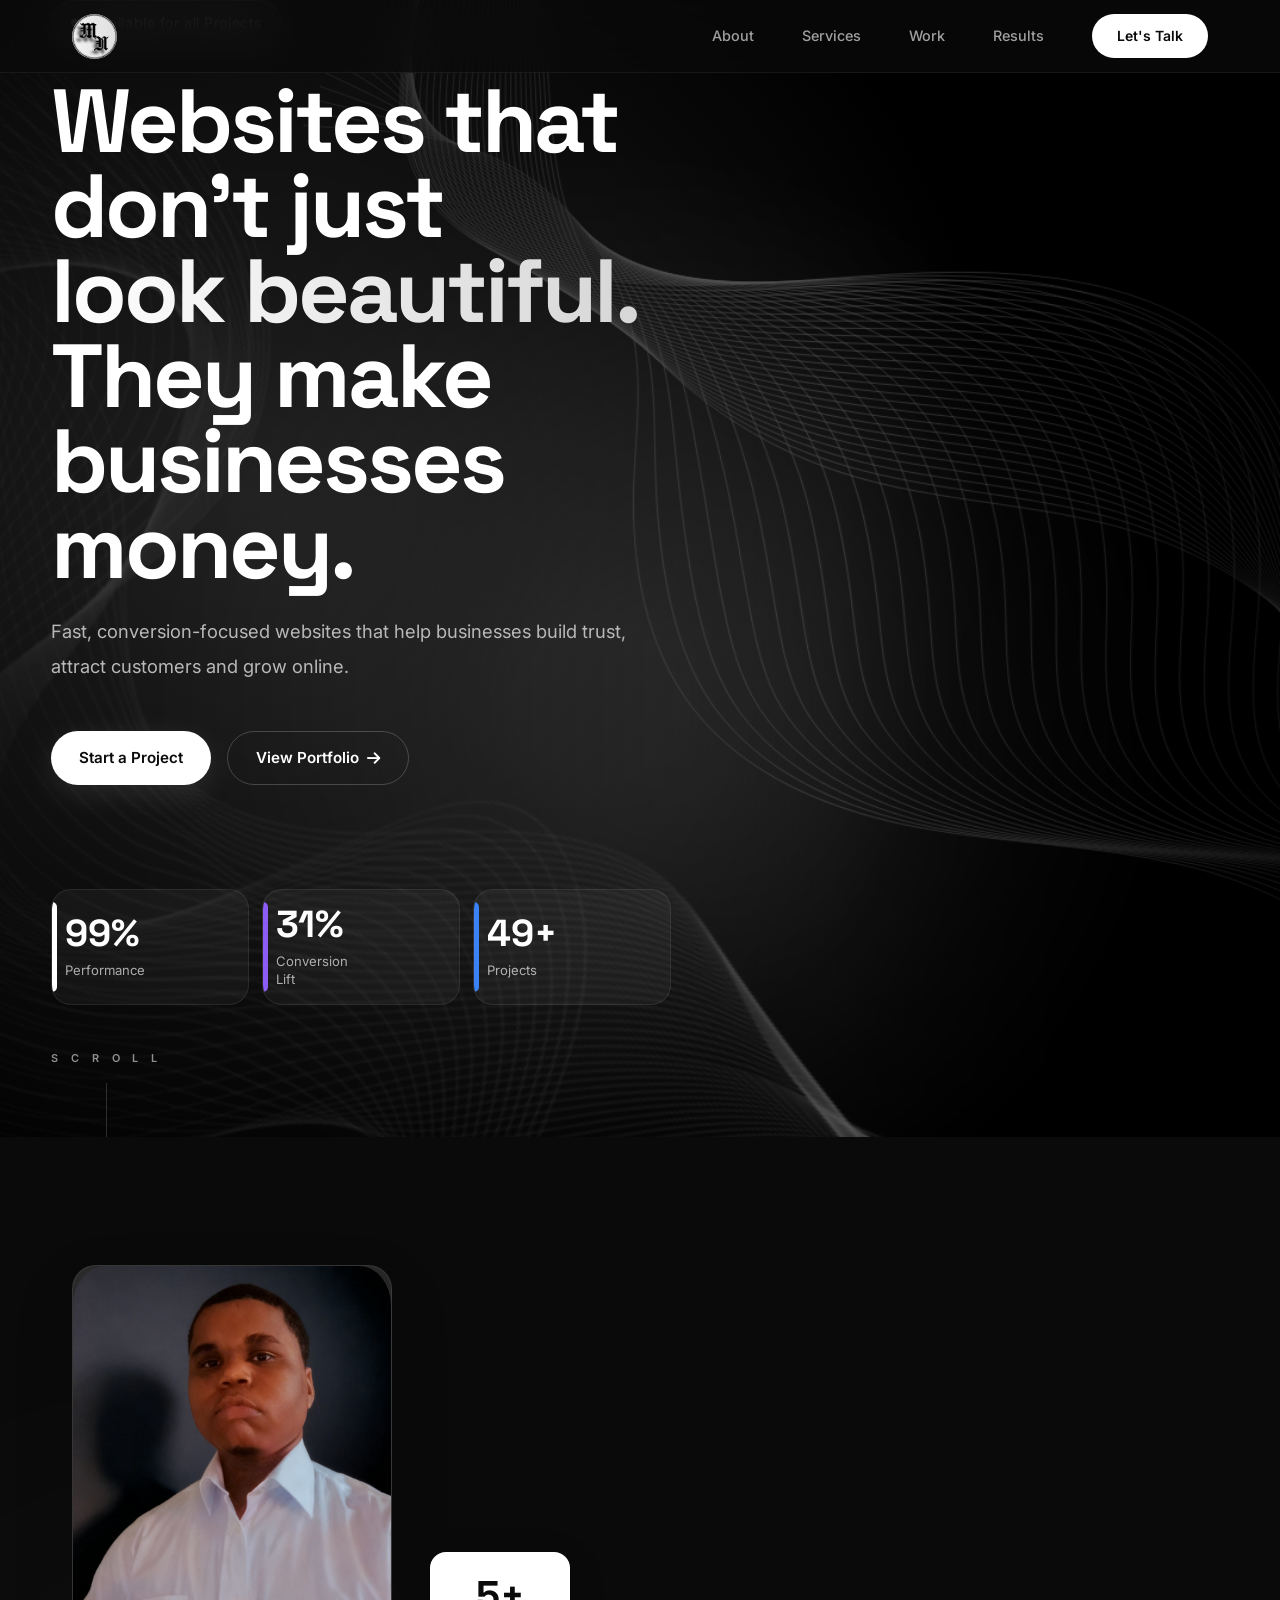
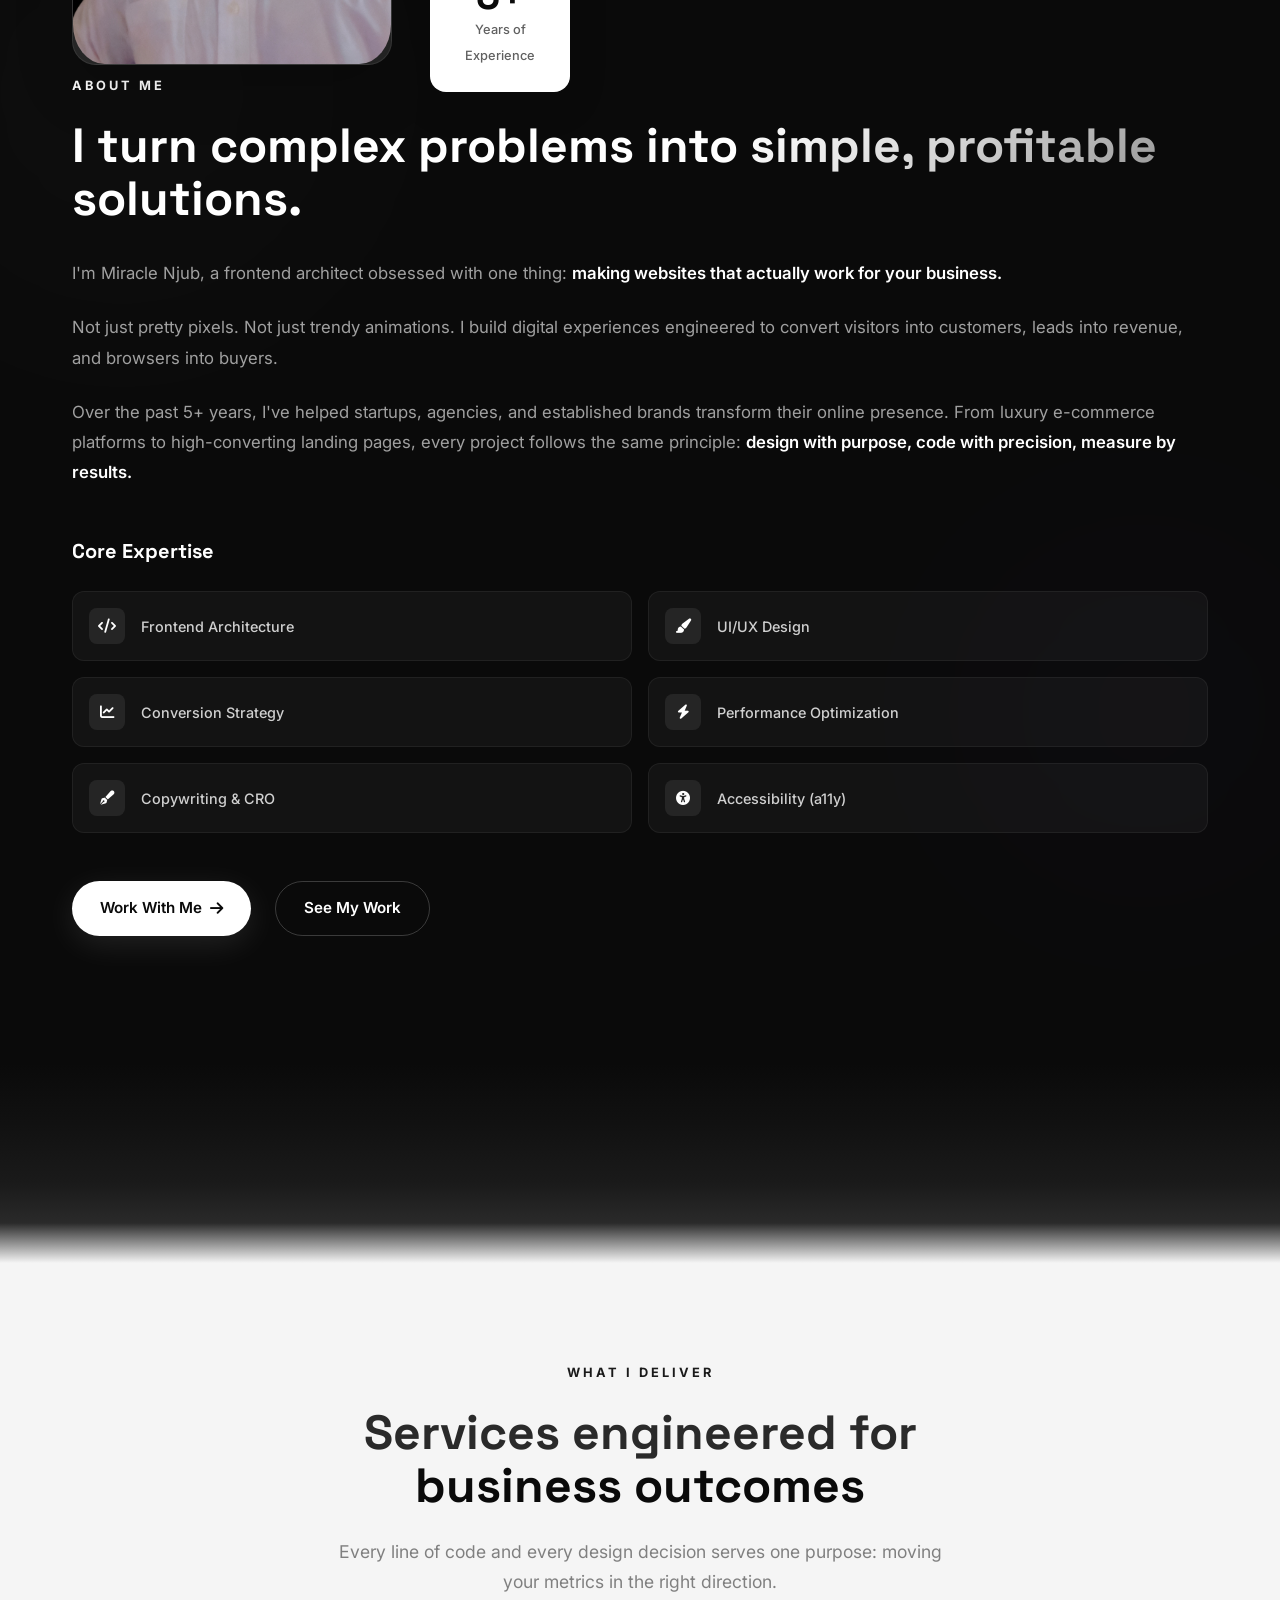
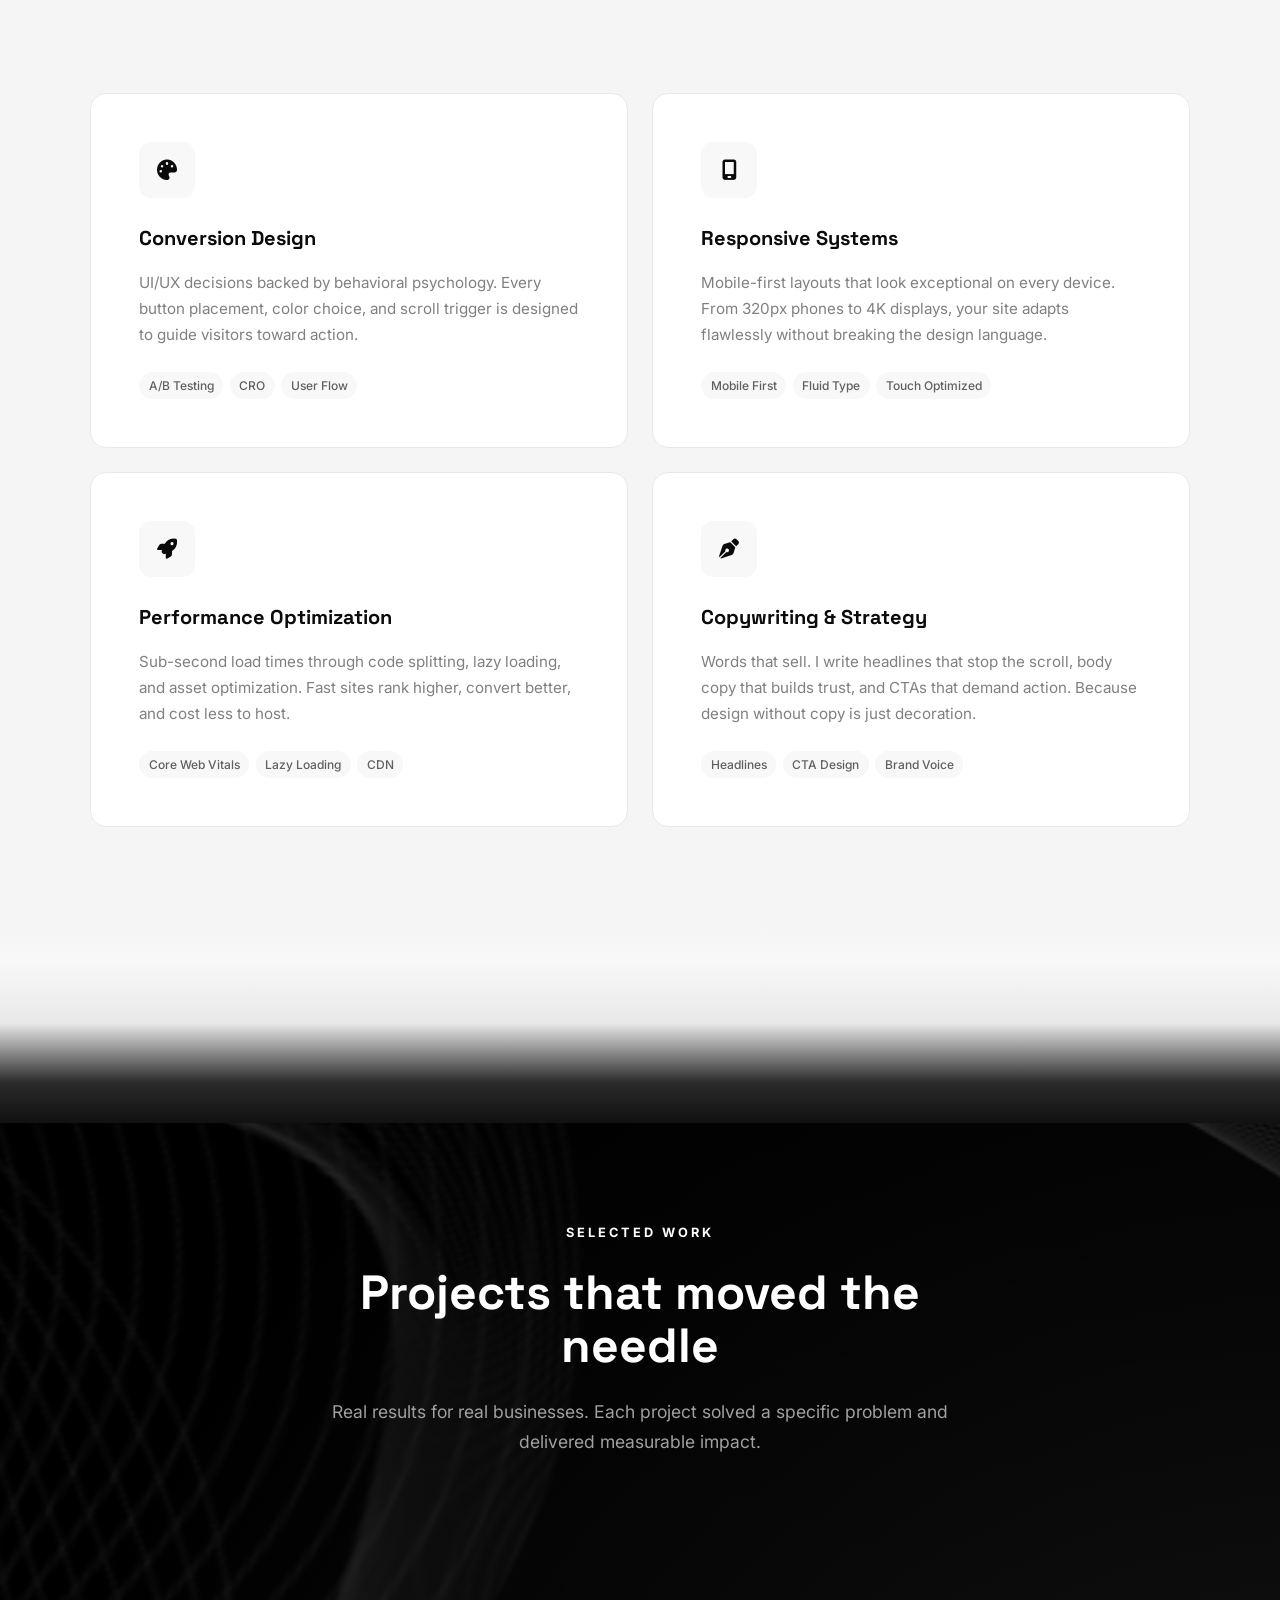
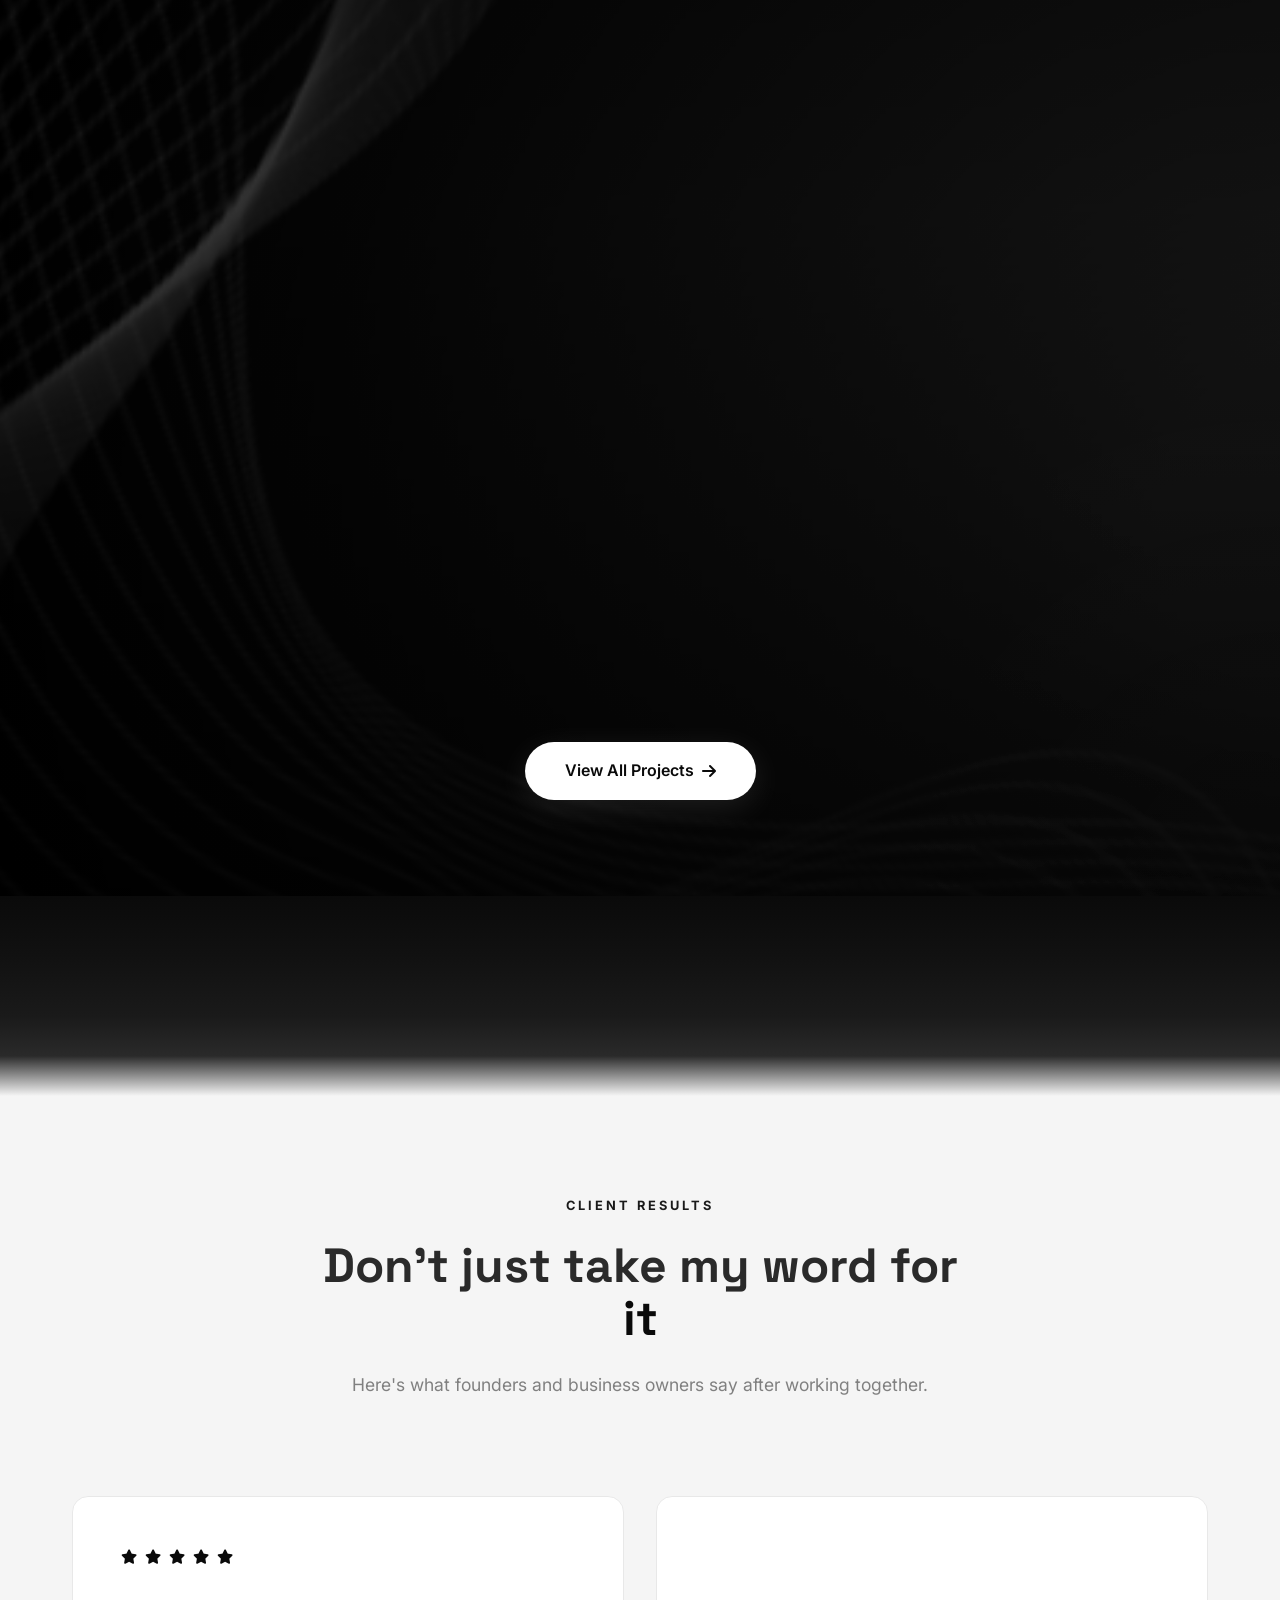
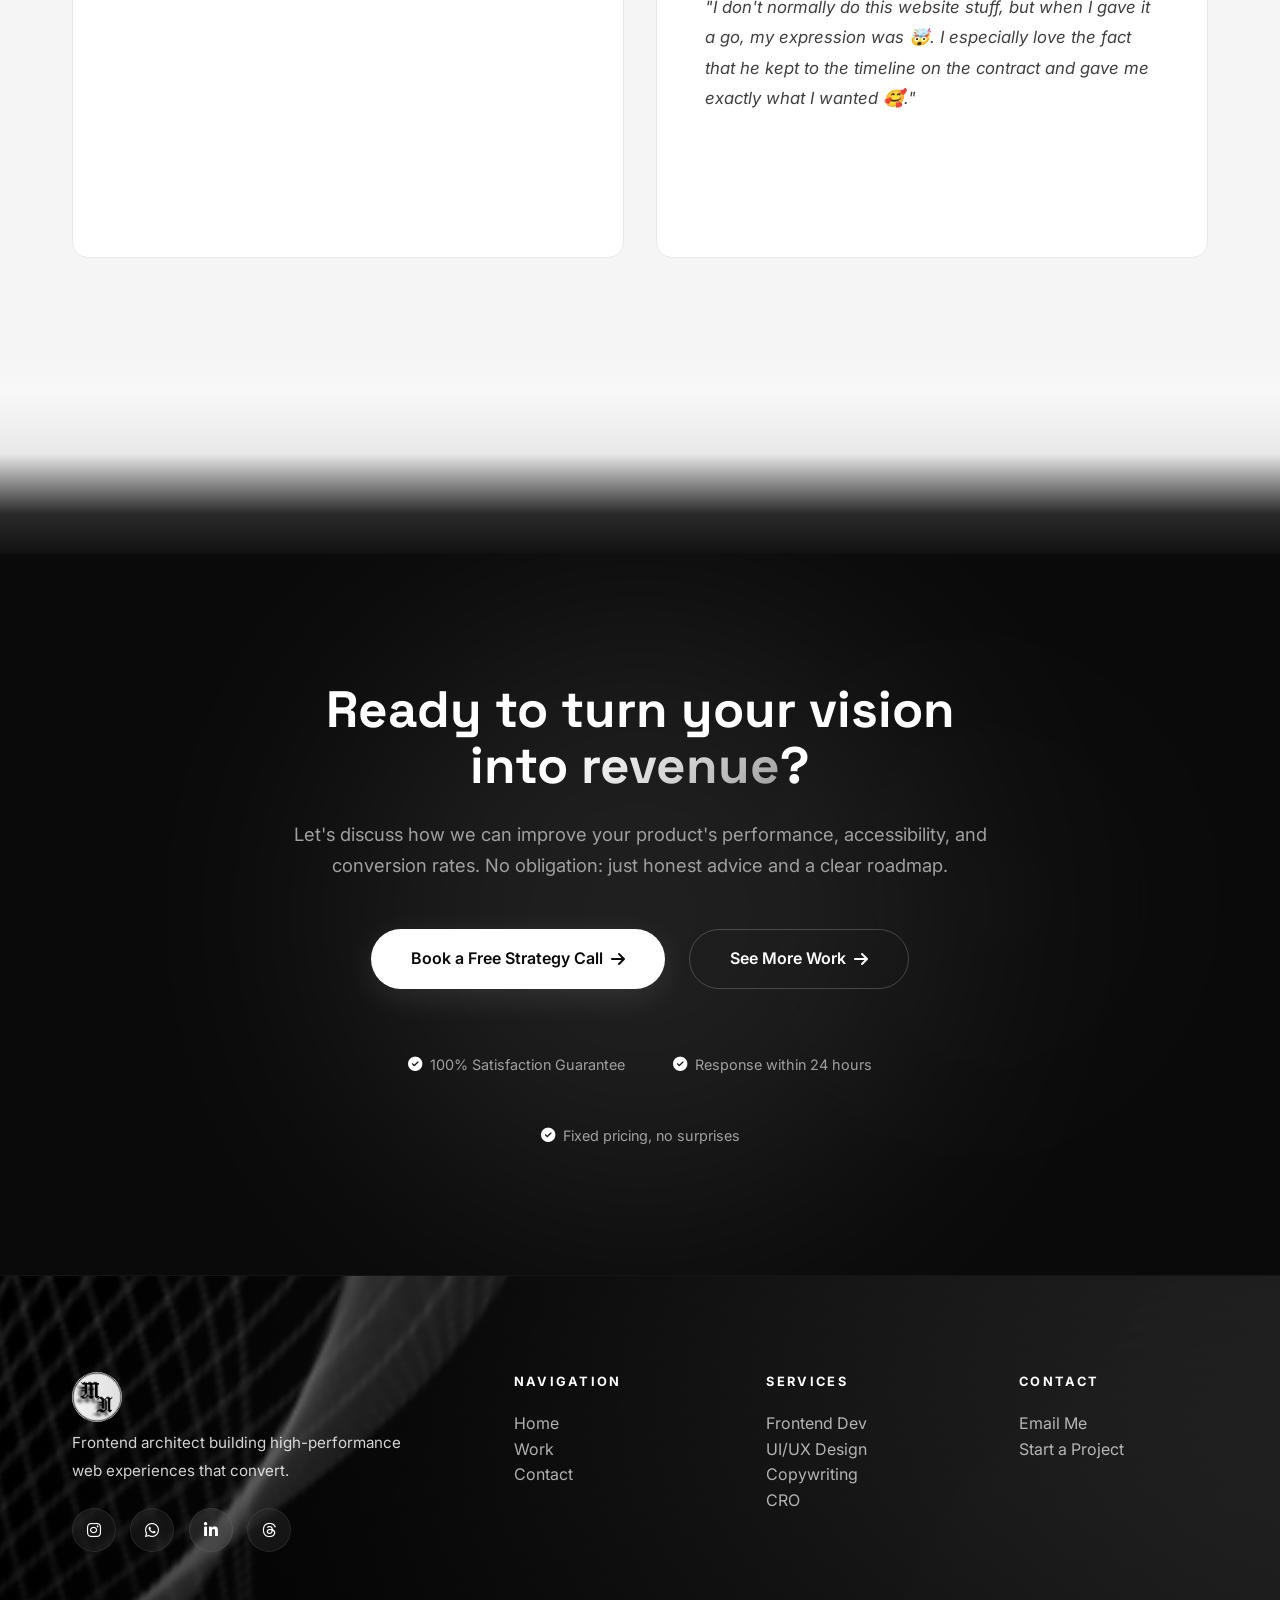
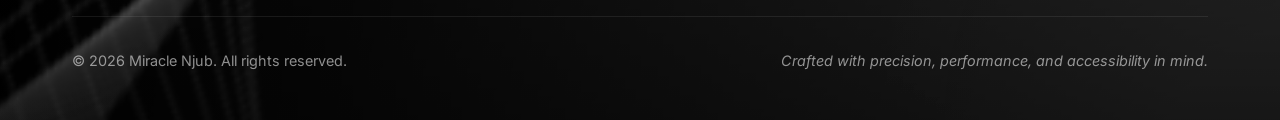
<file: index.html>
<!DOCTYPE html>
<html lang="en">
<head>
  <meta charset="UTF-8">
  <meta name="viewport" content="width=device-width, initial-scale=1.0">
  <title>Miracle Njub — Frontend Architect & Conversion Designer</title>
  <meta name="description" content="I build high-performance web experiences that convert visitors into qualified leads. 30+ leads in 24 hours. Frontend architecture, UI/UX, and conversion strategy.">
  <meta name="keywords" content="frontend developer, conversion designer, web developer, UI/UX, CRO, landing pages, Miracle Njub">
  <meta name="author" content="Miracle Njub">
  <meta name="robots" content="index, follow">
  <meta property="og:title" content="Miracle Njub — Frontend Architect & Conversion Designer">
  <meta property="og:description" content="Websites that don't just look beautiful. They make businesses money.">
  <meta property="og:type" content="website">
  <meta property="og:url" content="https://miraclenjub.dev">
  <meta property="og:image" content="https://miraclenjub.dev/hero-bg.png">
  <meta name="twitter:card" content="summary_large_image">
  <link rel="canonical" href="https://miraclenjub.dev">
  <link rel="preconnect" href="https://fonts.googleapis.com">
  <link rel="preconnect" href="https://fonts.gstatic.com" crossorigin>
  <link rel="preconnect" href="https://cdnjs.cloudflare.com" crossorigin>
  <link rel="preload" as="image" href="hero-bg.png" fetchpriority="high">
  <link href="https://fonts.googleapis.com/css2?family=Inter:wght@300;400;500;600;700;800;900&family=Space+Grotesk:wght@400;500;600;700&display=swap" rel="stylesheet">
  <link rel="stylesheet" href="https://cdnjs.cloudflare.com/ajax/libs/font-awesome/6.5.1/css/all.min.css">
  <link rel="stylesheet" href="styles.css">
</head>
<body>
  <a href="#main-content" class="skip-link">Skip to main content</a>

  <!-- Navigation -->
  <nav id="navbar" role="navigation" aria-label="Main navigation">
    <div class="nav-container">
      <a href="index.html" class="logo" aria-label="Miracle Njub Home">
    <img src="logo.png" alt="Miracle Njub Logo" class="logo-img">
</a>
      <div class="nav-links" id="navLinks">
        <a href="#about" class="nav-link">About</a>
        <a href="#services" class="nav-link">Services</a>
        <a href="#work" class="nav-link">Work</a>
        <a href="#testimonials" class="nav-link">Results</a>
        <a href="contact.html" class="nav-cta">Let's Talk</a>
      </div>
      <button class="mobile-menu-btn" aria-label="Toggle menu" aria-expanded="false" onclick="toggleMobileMenu()">
        <i class="fas fa-bars" aria-hidden="true"></i>
      </button>
    </div>
  </nav>

  <main id="main-content">
    <!-- =========================
         HERO SECTION
    ========================= -->
    <section class="hero" id="home">
      <div class="hero-background" aria-hidden="true">
        <img src="hero-bg.png" alt="" loading="eager" fetchpriority="high">
        <div class="hero-overlay"></div>
        <div class="hero-gradient"></div>
      </div>
      <div class="hero-container">
        <div class="hero-content">
          <div class="hero-badge" data-animate="fade-up">
            <span class="badge-dot" aria-hidden="true"></span>
            <span>Available for all Projects</span>
          </div>
          <h1 class="hero-title" data-animate="fade-up" data-delay="100">
            Websites that don't just
            <span>look beautiful.</span>
            They make businesses money.
          </h1>
          <p class="hero-description" data-animate="fade-up" data-delay="200">
            Fast, conversion-focused websites that help businesses build trust, attract customers and grow online.
          </p>
          <div class="hero-actions" data-animate="fade-up" data-delay="300">
            <a href="contact.html" class="btn-primary">Start a Project</a>
            <a href="work.html" class="btn-secondary">
              View Portfolio
              <i class="fas fa-arrow-right" aria-hidden="true"></i>
            </a>
          </div>
          <div class="hero-trust" data-animate="fade-up" data-delay="400">
            <span>Performance-first • Accessibility focused • SEO ready</span>
          </div>
          <div class="hero-stats" data-animate="fade-up" data-delay="400">
            <div class="stat-card performance">
              <div class="stat-number" data-count="100" data-suffix="%">0%</div>
              <div class="stat-label">Performance</div>
            </div>
            <div class="stat-card conversion">
              <div class="stat-number" data-count="32" data-suffix="%">0%</div>
              <div class="stat-label">Conversion Lift</div>
            </div>
            <div class="stat-card projects">
              <div class="stat-number" data-count="50" data-suffix="+">0+</div>
              <div class="stat-label">Projects</div>
            </div>
          </div>
          <a href="#about" class="scroll-indicator" aria-label="Scroll to About section">
            <span class="scroll-text">S C R O L L</span>
            <span class="scroll-line" aria-hidden="true">
              <span class="scroll-dot"></span>
            </span>
          </a>
        </div>
      </div>
    </section>

    <!-- =========================
         ABOUT SECTION
    ========================= -->
    <section id="about" class="section-dark about-section" aria-labelledby="about-heading">
      <div class="about-bg" aria-hidden="true">
        <div class="about-glow about-glow-1"></div>
        <div class="about-glow about-glow-2"></div>
      </div>
      <div class="container">
        <div class="about-grid">
          <div class="about-visual" data-animate="fade-up">
            <div class="about-image-wrap">
             <div class="about-image-placeholder">
  <img src="miracle.jpg" alt="Portrait of Miracle Njub" class="about-image" loading="lazy" width="320" height="400">
</div>
              </div>
              <div class="about-experience-badge">
                <span class="about-exp-number">5+</span>
                <span class="about-exp-text">Years of<br>Experience</span>
              </div>
            </div>
          </div>
          <div class="about-content" data-animate="fade-up" data-delay="150">
            <span class="section-label">About Me</span>
            <h2 id="about-heading">I turn complex problems into <span class="text-gradient">simple, profitable</span> solutions.</h2>
            <div class="about-body">
              <p>I'm Miracle Njub, a frontend architect obsessed with one thing: <strong>making websites that actually work for your business.</strong></p>
              <p>Not just pretty pixels. Not just trendy animations. I build digital experiences engineered to convert visitors into customers, leads into revenue, and browsers into buyers.</p>
              <p>Over the past 5+ years, I've helped startups, agencies, and established brands transform their online presence. From luxury e-commerce platforms to high-converting landing pages, every project follows the same principle: <strong>design with purpose, code with precision, measure by results.</strong></p>
            </div>
            <div class="about-skills">
              <h3>Core Expertise</h3>
              <div class="skills-grid">
                <div class="skill-item">
                  <div class="skill-icon"><i class="fas fa-code" aria-hidden="true"></i></div>
                  <span>Frontend Architecture</span>
                </div>
                <div class="skill-item">
                  <div class="skill-icon"><i class="fas fa-paint-brush" aria-hidden="true"></i></div>
                  <span>UI/UX Design</span>
                </div>
                <div class="skill-item">
                  <div class="skill-icon"><i class="fas fa-chart-line" aria-hidden="true"></i></div>
                  <span>Conversion Strategy</span>
                </div>
                <div class="skill-item">
                  <div class="skill-icon"><i class="fas fa-bolt" aria-hidden="true"></i></div>
                  <span>Performance Optimization</span>
                </div>
                <div class="skill-item">
                  <div class="skill-icon"><i class="fas fa-pen-fancy" aria-hidden="true"></i></div>
                  <span>Copywriting & CRO</span>
                </div>
                <div class="skill-item">
                  <div class="skill-icon"><i class="fas fa-universal-access" aria-hidden="true"></i></div>
                  <span>Accessibility (a11y)</span>
                </div>
              </div>
            </div>
            <div class="about-cta">
              <a href="contact.html" class="btn-primary">
                Work With Me
                <i class="fas fa-arrow-right" aria-hidden="true"></i>
              </a>
              <a href="work.html" class="btn-secondary">
                See My Work
              </a>
            </div>
          </div>
        </div>
      </div>
    </section>

    <!-- Gradient Transition: Dark to Light -->
    <div class="section-transition transition-dark-to-light"></div>

    <!-- =========================
         SERVICES SECTION
    ========================= -->
    <section id="services" class="section-light" aria-labelledby="services-heading">
      <div class="container">
        <div class="section-header" data-animate="fade-up">
          <span class="section-label">What I Deliver</span>
          <h2 id="services-heading">Services engineered for <span class="text-some">business outcomes</span></h2>
          <p class="section-subtitle">Every line of code and every design decision serves one purpose: moving your metrics in the right direction.</p>
        </div>
        <div class="services-grid">
          <article class="service-card-3d" data-animate="fade-up" data-delay="100" tabindex="0">
            <div class="service-card-inner">
              <div class="service-icon-wrap">
                <i class="fas fa-palette" aria-hidden="true"></i>
              </div>
              <h3>Conversion Design</h3>
              <p>UI/UX decisions backed by behavioral psychology. Every button placement, color choice, and scroll trigger is designed to guide visitors toward action.</p>
              <div class="service-meta">
                <span class="meta-tag">A/B Testing</span>
                <span class="meta-tag">CRO</span>
                <span class="meta-tag">User Flow</span>
              </div>
            </div>
          </article>
          <article class="service-card-3d" data-animate="fade-up" data-delay="200" tabindex="0">
            <div class="service-card-inner">
              <div class="service-icon-wrap">
                <i class="fas fa-mobile-screen" aria-hidden="true"></i>
              </div>
              <h3>Responsive Systems</h3>
              <p>Mobile-first layouts that look exceptional on every device. From 320px phones to 4K displays, your site adapts flawlessly without breaking the design language.</p>
              <div class="service-meta">
                <span class="meta-tag">Mobile First</span>
                <span class="meta-tag">Fluid Type</span>
                <span class="meta-tag">Touch Optimized</span>
              </div>
            </div>
          </article>
          <article class="service-card-3d" data-animate="fade-up" data-delay="400" tabindex="0">
            <div class="service-card-inner">
              <div class="service-icon-wrap">
                <i class="fas fa-rocket" aria-hidden="true"></i>
              </div>
              <h3>Performance Optimization</h3>
              <p>Sub-second load times through code splitting, lazy loading, and asset optimization. Fast sites rank higher, convert better, and cost less to host.</p>
              <div class="service-meta">
                <span class="meta-tag">Core Web Vitals</span>
                <span class="meta-tag">Lazy Loading</span>
                <span class="meta-tag">CDN</span>
              </div>
            </div>
          </article>
          <article class="service-card-3d" data-animate="fade-up" data-delay="500" tabindex="0">
            <div class="service-card-inner">
              <div class="service-icon-wrap">
                <i class="fas fa-pen-nib" aria-hidden="true"></i>
              </div>
              <h3>Copywriting & Strategy</h3>
              <p>Words that sell. I write headlines that stop the scroll, body copy that builds trust, and CTAs that demand action. Because design without copy is just decoration.</p>
              <div class="service-meta">
                <span class="meta-tag">Headlines</span>
                <span class="meta-tag">CTA Design</span>
                <span class="meta-tag">Brand Voice</span>
              </div>
            </div>
          </article>
        </div>
      </div>
    </section>

    <!-- Gradient Transition: Light to Dark -->
    <div class="section-transition transition-light-to-dark"></div>

    <!-- =========================
         WORK SECTION
    ========================= -->
    <section id="work" class="section-dark work-section" aria-labelledby="work-heading">
      <div class="work-background" aria-hidden="true">
        <img src="work-bg.png" alt="" loading="lazy">
        <div class="work-gradient"></div>
        <div class="work-noise"></div>
      </div>
      <div class="container">
        <div class="section-header" data-animate="fade-up">
          <span class="section-label">Selected Work</span>
          <h2 id="work-heading">Projects that <span class="text-blue">moved the needle</span></h2>
          <p class="section-subtitle">Real results for real businesses. Each project solved a specific problem and delivered measurable impact.</p>
        </div>
        <div class="work-grid">
          <article class="work-card-3d" data-animate="fade-up" data-delay="0" tabindex="0">
            <div class="work-card-inner">
              <div class="work-image">
                <img src="jewelry.jpg" alt="MON Étoile luxury jewellery ecommerce website with elegant dark interface" loading="lazy">
                <!-- TODO: replace href="#" with the live MON Étoile project link -->
                <a href="https://etoile-six.vercel.app/" class="glass-view-btn" aria-label="View MON Étoile case study">
                  <span>View Work</span>
                  <i class="fas fa-arrow-up-right-from-square" aria-hidden="true"></i>
                </a>
              </div>
              <div class="work-content">
                <div class="work-tags">
                  <span class="work-tag">Luxury UI</span>
                  <span class="work-tag">E-Commerce</span>
                  <span class="work-tag">Responsive</span>
                </div>
                <h3>MON Étoile</h3>
                <p>A luxury jewellery website designed to deliver a premium shopping experience. Features include an elegant dark interface, live currency conversion, a custom jewellery calculator, and refined interactions that reinforce an exclusive brand identity.</p>
                <div class="work-metrics">
                  <div class="work-metric">
                    <i class="fas fa-gem" aria-hidden="true"></i>
                    <span>Luxury UI</span>
                  </div>
                  <div class="work-metric">
                    <i class="fas fa-globe" aria-hidden="true"></i>
                    <span>Multi-Currency</span>
                  </div>
                </div>
              </div>
            </div>
          </article>
          <article class="work-card-3d" data-animate="fade-up" data-delay="100" tabindex="0">
            <div class="work-card-inner">
              <div class="work-image">
                <img src="real.jpg" alt="Luxury real estate homepage with modern dark interface and responsive design" loading="lazy">
                <!-- TODO: replace href="#" with the live Real Estate project link -->
                <a href="https://navitas-pi.vercel.app/" class="glass-view-btn" aria-label="View Luxury Real Estate Homepage case study">
                  <span>View Work</span>
                  <i class="fas fa-arrow-up-right-from-square" aria-hidden="true"></i>
                </a>
              </div>
              <div class="work-content">
                <div class="work-tags">
                  <span class="work-tag">Real Estate</span>
                  <span class="work-tag">Luxury UI</span>
                  <span class="work-tag">Responsive</span>
                </div>
                <h3>Luxury Real Estate Homepage</h3>
                <p>A premium real estate homepage crafted with a sleek dark aesthetic, fully responsive layouts, and strategic content hierarchy. Every section is designed to elevate perceived property value while guiding visitors toward high-intent enquiries.</p>
                <div class="work-metrics">
                  <div class="work-metric">
                    <i class="fas fa-building" aria-hidden="true"></i>
                    <span>Luxury Design</span>
                  </div>
                  <div class="work-metric">
                    <i class="fas fa-mobile-alt" aria-hidden="true"></i>
                    <span>Fully Responsive</span>
                  </div>
                </div>
              </div>
            </div>
          </article>
          <article class="work-card-3d" data-animate="fade-up" data-delay="200" tabindex="0">
            <div class="work-card-inner">
              <div class="work-image">
                <img src="jamb.jpg" alt="Study platform mobile app interface with clean UI and modern design" loading="lazy">
                <!-- TODO: replace href="#" with the live Study Platform project link -->
                <a href="https://prep-hub-jet.vercel.app/" class="glass-view-btn" aria-label="View Study Platform Experience case study">
                  <span>View Work</span>
                  <i class="fas fa-arrow-up-right-from-square" aria-hidden="true"></i>
                </a>
              </div>
              <div class="work-content">
                <div class="work-tags">
                  <span class="work-tag">Web App</span>
                  <span class="work-tag">Dark Mode</span>
                  <span class="work-tag">AI Chat</span>
                </div>
                <h3>Study Platform Experience</h3>
                <p>A study platform with smooth UI, easy navigation, AI chat integration, simulator experiences, and light/dark theme toggle. Designed to help students navigate exams properly with an engaging, retention-focused interface.</p>
                <div class="work-metrics">
                  <div class="work-metric">
                    <i class="fas fa-robot" aria-hidden="true"></i>
                    <span>AI Integrated</span>
                  </div>
                  <div class="work-metric">
                    <i class="fas fa-moon" aria-hidden="true"></i>
                    <span>Theme Toggle</span>
                  </div>
                </div>
              </div>
            </div>
          </article>
        </div>
        <div class="work-cta-bottom" data-animate="fade-up">
          <a href="work.html" class="btn-primary btn-large">
            <span>View All Projects</span>
            <i class="fas fa-arrow-right" aria-hidden="true"></i>
          </a>
        </div>
      </div>
    </section>

    <!-- Gradient Transition: Dark to Light -->
    <div class="section-transition transition-dark-to-light"></div>

    <!-- =========================
         TESTIMONIALS SECTION
    ========================= -->
    <section id="testimonials" class="section-light" aria-labelledby="testimonials-heading">
      <div class="container">
        <div class="section-header" data-animate="fade-up">
          <span class="section-label">Client Results</span>
          <h2 id="testimonials-heading">Don't just take my word for <span class="text-some">it</span></h2>
          <p class="section-subtitle">Here's what founders and business owners say after working together.</p>
        </div>
        <div class="testimonials-grid">
          <article class="testimonial-card-3d" data-animate="fade-up" data-delay="0">
            <div class="testimonial-inner">
              <div class="testimonial-stars" aria-label="5 out of 5 stars">
                <i class="fas fa-star" aria-hidden="true"></i>
                <i class="fas fa-star" aria-hidden="true"></i>
                <i class="fas fa-star" aria-hidden="true"></i>
                <i class="fas fa-star" aria-hidden="true"></i>
                <i class="fas fa-star" aria-hidden="true"></i>
              </div>
              <blockquote class="testimonial-quote">
                "Originally, I gave this guy the benefit of the doubt, but what he delivered was far beyond expectation. <strong>30+ new leads in 24hrs</strong>. The design was sleek, the copy was sharp, and everything was 10/10."
              </blockquote>
              <div class="testimonial-author">
                <div class="author-avatar">
                  <img src="bless.png" alt="Blessed O.E portrait" loading="lazy" width="48" height="48">
                </div>
                <div class="author-info">
                  <h4>Blessed O.E</h4>
                  <p>Owner | Dplug Gadgets</p>
                </div>
              </div>
            </div>
          </article>
          <article class="testimonial-card-3d" data-animate="fade-up" data-delay="100">
            <div class="testimonial-inner">
              <div class="testimonial-stars" aria-label="5 out of 5 stars">
                <i class="fas fa-star" aria-hidden="true"></i>
                <i class="fas fa-star" aria-hidden="true"></i>
                <i class="fas fa-star" aria-hidden="true"></i>
                <i class="fas fa-star" aria-hidden="true"></i>
                <i class="fas fa-star" aria-hidden="true"></i>
              </div>
              <blockquote class="testimonial-quote">
                "I don't normally do this website stuff, but when I gave it a go, my expression was 🤯. I especially love the fact that he kept to the timeline on the contract and gave me exactly what I wanted 🥰."
              </blockquote>
              <div class="testimonial-author">
                <div class="author-avatar">
                  <img src="sarah.png" alt="Sarah A.O portrait" loading="lazy" width="48" height="48">
                </div>
                <div class="author-info">
                  <h4>Sarah A.O</h4>
                  <p>Founder | MON Étoile</p>
                </div>
              </div>
            </div>
          </article>
        </div>
      </div>
    </section>

    <!-- Gradient Transition: Light to Dark -->
    <div class="section-transition transition-light-to-dark"></div>

    <!-- =========================
         CTA SECTION
    ========================= -->
    <section class="section-dark cta-section" aria-labelledby="cta-heading">
      <div class="cta-bg" aria-hidden="true">
        <div class="cta-glow cta-glow-1"></div>
        <div class="cta-glow cta-glow-2"></div>
      </div>
      <div class="container">
        <div class="cta-content" data-animate="fade-up">
          <h2 id="cta-heading">Ready to turn your vision into <span class="text-gradient">revenue</span>?</h2>
          <p class="cta-subtitle">Let's discuss how we can improve your product's performance, accessibility, and conversion rates. No obligation: just honest advice and a clear roadmap.</p>
          <div class="cta-buttons">
            <a href="contact.html" class="btn-primary btn-large">
              <span>Book a Free Strategy Call</span>
              <i class="fas fa-arrow-right" aria-hidden="true"></i>
            </a>
            <a href="work.html" class="btn-secondary btn-large">
              <span>See More Work</span>
              <i class="fas fa-arrow-right" aria-hidden="true"></i>
            </a>
          </div>
          <div class="cta-trust">
            <div class="trust-item">
              <i class="fas fa-check-circle" aria-hidden="true"></i>
              <span>100% Satisfaction Guarantee</span>
            </div>
            <div class="trust-item">
              <i class="fas fa-check-circle" aria-hidden="true"></i>
              <span>Response within 24 hours</span>
            </div>
            <div class="trust-item">
              <i class="fas fa-check-circle" aria-hidden="true"></i>
              <span>Fixed pricing, no surprises</span>
            </div>
          </div>
        </div>
      </div>
    </section>
  </main>

  <!-- =========================
       FOOTER
  ========================= -->
  <footer class="footer">
    <div class="footer-background" aria-hidden="true">
      <img src="work-bg.png" alt="" loading="lazy">
    </div>
    <div class="footer-overlay" aria-hidden="true"></div>
    <div class="footer-noise" aria-hidden="true"></div>
    <div class="container">
      <div class="footer-grid">
        <div class="footer-brand">
<a href="index.html" class="footer-logo" aria-label="Miracle Njub Home">
    <img src="logo.png" alt="Miracle Njub Logo" class="footer-logo-img">
</a>
          <p>Frontend architect building high-performance web experiences that convert.</p>
          <div class="footer-social">
            <a href="https://instagram.com/mirae.frontend" target="_blank" rel="noopener noreferrer" aria-label="Instagram"><i class="fab fa-instagram" aria-hidden="true"></i></a>
            <a href="https://wa.me/2348021233816?text=Hi%20Miracle!%20I%20just%20checked%20out%20your%20portfolio%20and%20I'd%20love%20to%20discuss%20a%20website%20project." target="_blank" rel="noopener noreferrer" aria-label="WhatsApp"><i class="fab fa-whatsapp" aria-hidden="true"></i></a>
            <a href="https://www.linkedin.com/in/njubemere-miracle-miracle-a193003b7" target="_blank" rel="noopener noreferrer" aria-label="LinkedIn"><i class="fab fa-linkedin-in" aria-hidden="true"></i></a>
            <a href="https://www.threads.com/@mirae.frontend" target="_blank" rel="noopener noreferrer" aria-label="Threads"><i class="fab fa-threads" aria-hidden="true"></i></a>
          </div>
        </div>
        <div class="footer-links">
          <h4>Navigation</h4>
          <ul>
            <li><a href="index.html">Home</a></li>
            <li><a href="work.html">Work</a></li>
            <li><a href="contact.html">Contact</a></li>
          </ul>
        </div>
        <div class="footer-links">
          <h4>Services</h4>
          <ul>
            <li><a href="index.html#services">Frontend Dev</a></li>
            <li><a href="index.html#services">UI/UX Design</a></li>
            <li><a href="index.html#services">Copywriting</a></li>
            <li><a href="index.html#services">CRO</a></li>
          </ul>
        </div>
        <div class="footer-links">
          <h4>Contact</h4>
          <ul>
            <li><a href="mailto:okerewanjubemeremiracle@gmail.com">Email Me</a></li>
            <li><a href="contact.html">Start a Project</a></li>
          </ul>
        </div>
      </div>
      <div class="footer-bottom">
        <p>&copy; 2026 Miracle Njub. All rights reserved.</p>
        <p class="footer-craft">Crafted with precision, performance, and accessibility in mind.</p>
      </div>
    </div>
  </footer>

  <script src="scripts.js" defer></script>
</body>
</html>
</file>
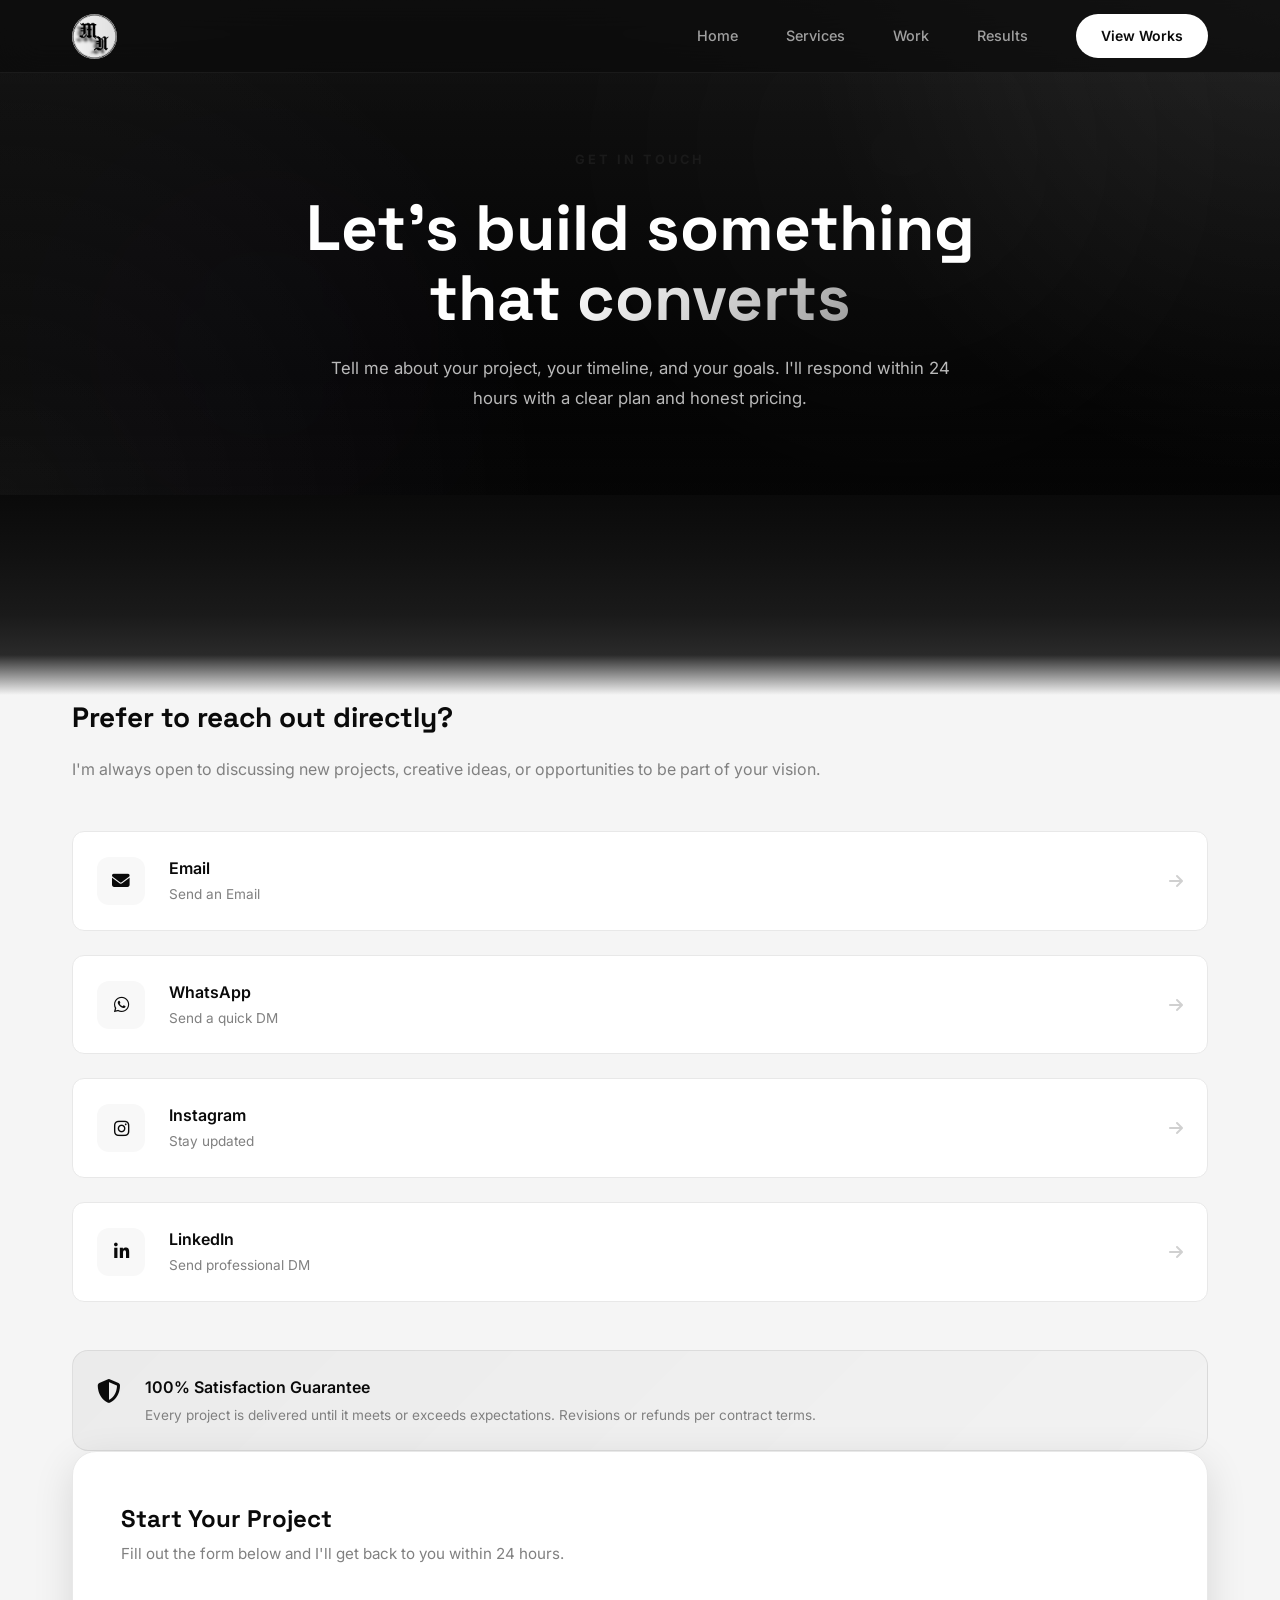
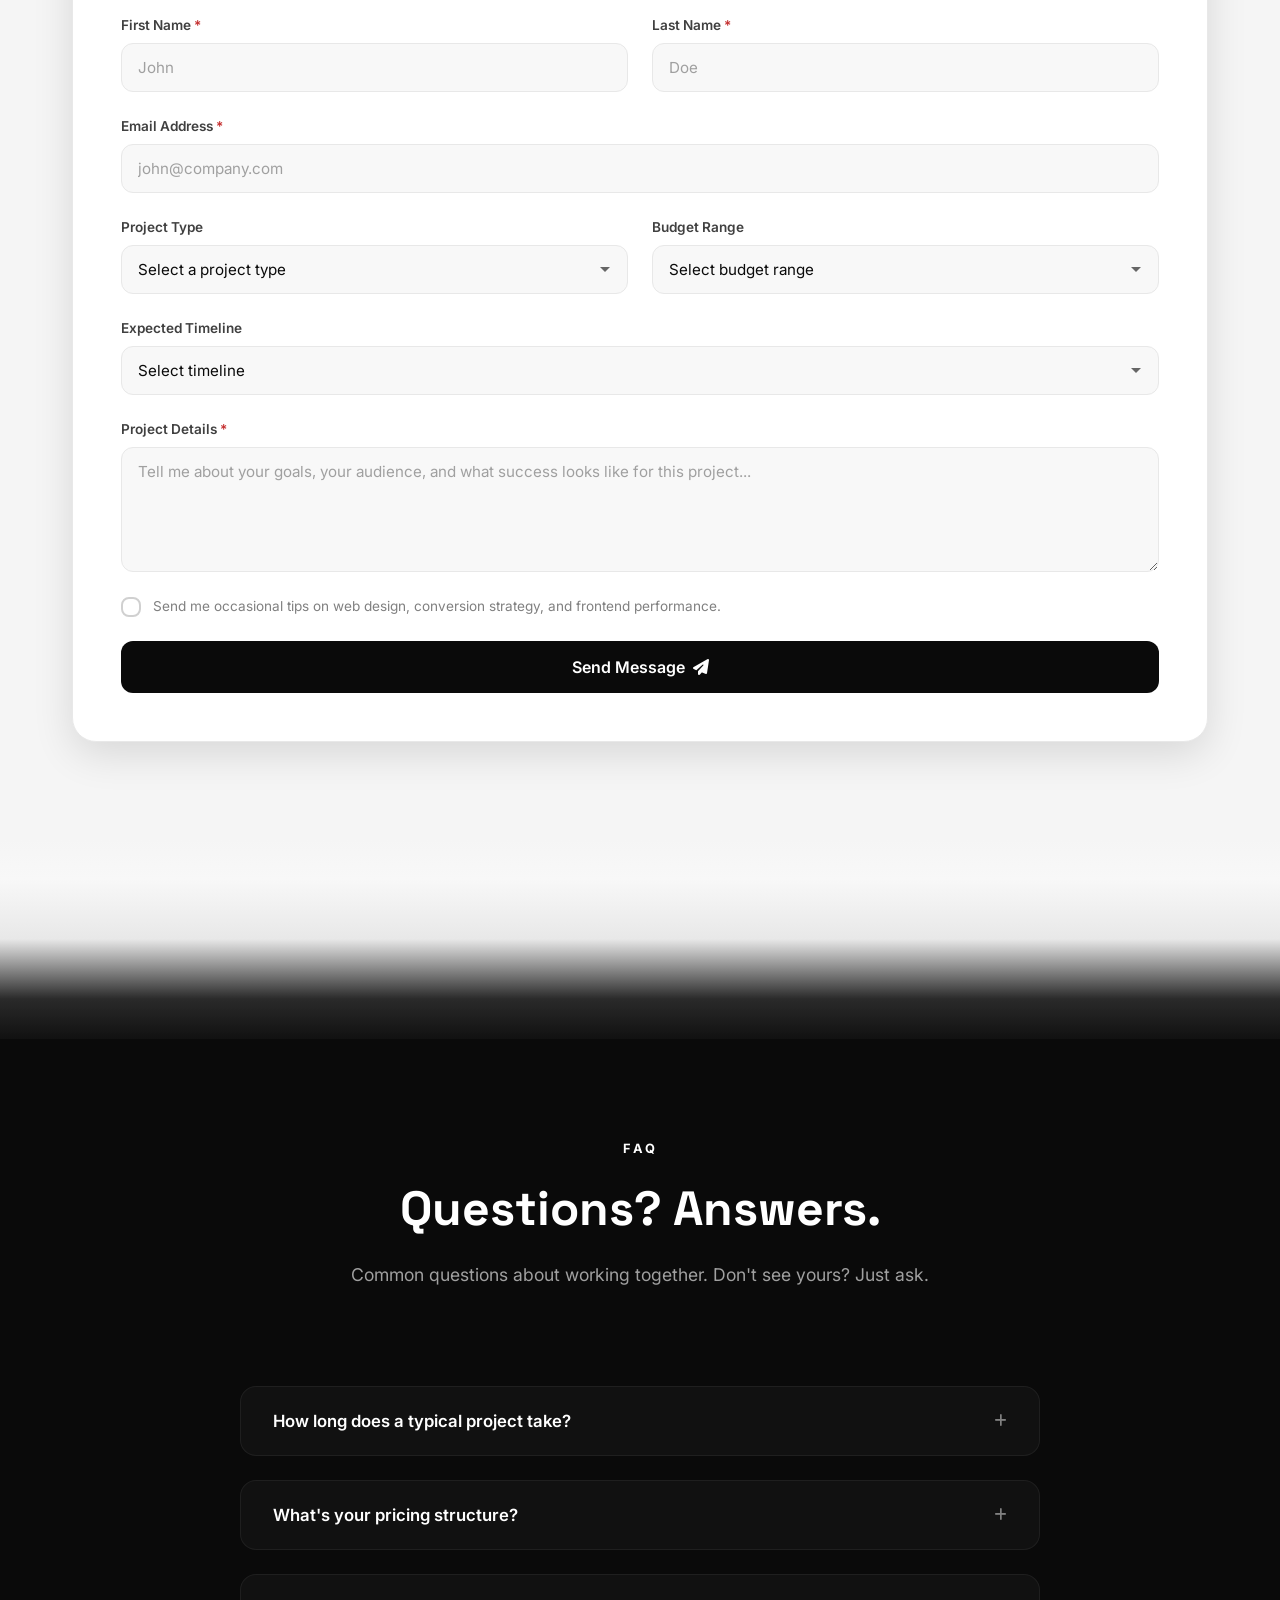
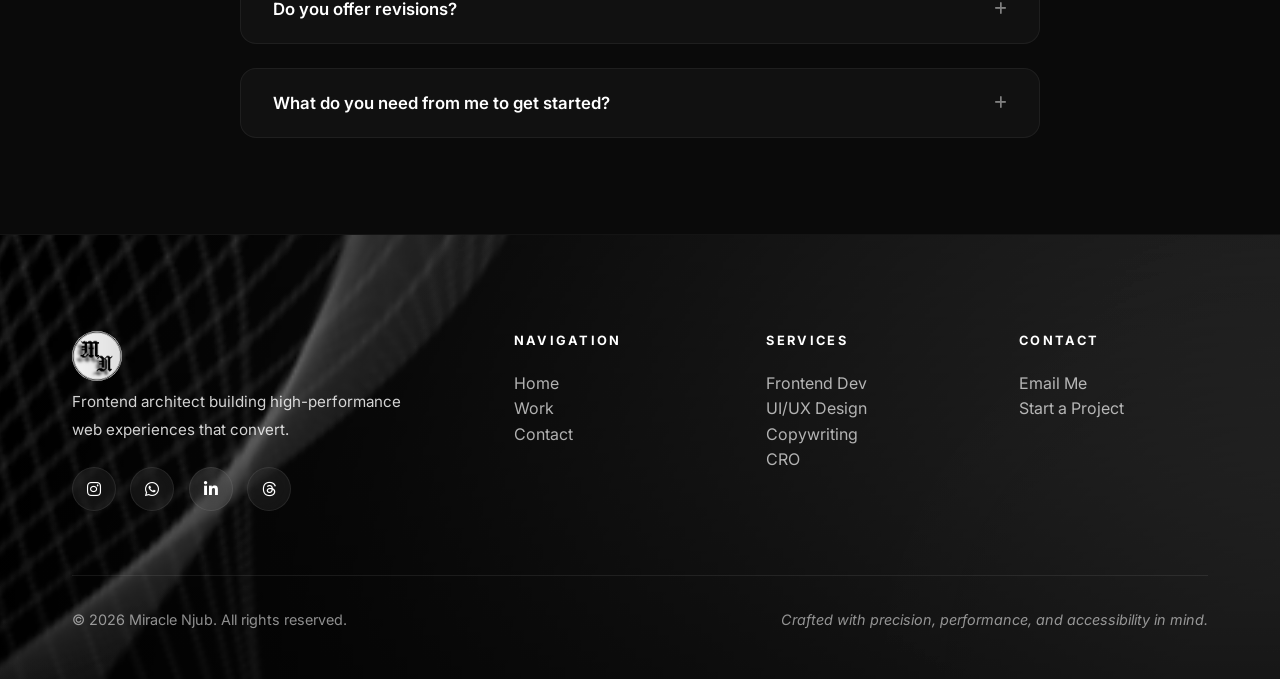
<file: contact.html>
<!DOCTYPE html>
<html lang="en">
<head>
  <meta charset="UTF-8">
  <meta name="viewport" content="width=device-width, initial-scale=1.0">
  <title>Contact — Miracle Njub | Start Your Project</title>
  <meta name="description" content="Ready to build something that converts? Contact Miracle Njub for frontend development, UI/UX design, and conversion strategy. Free strategy call available.">
  <meta name="keywords" content="contact, hire web developer, frontend developer, UI/UX designer, Miracle Njub">
  <meta name="author" content="Miracle Njub">
  <meta name="robots" content="index, follow">
  <meta property="og:title" content="Contact — Miracle Njub | Start Your Project">
  <meta property="og:description" content="Ready to build something that converts? Free strategy call available.">
  <meta property="og:type" content="website">
  <meta property="og:url" content="https://miraclenjub.dev/contact.html">
  <meta name="twitter:card" content="summary_large_image">
  <link rel="canonical" href="https://miraclenjub.dev/contact.html">
  <link rel="preconnect" href="https://fonts.googleapis.com">
  <link rel="preconnect" href="https://fonts.gstatic.com" crossorigin>
  <link rel="preconnect" href="https://cdnjs.cloudflare.com" crossorigin>
  <link href="https://fonts.googleapis.com/css2?family=Inter:wght@300;400;500;600;700;800;900&family=Space+Grotesk:wght@400;500;600;700&display=swap" rel="stylesheet">
  <link rel="stylesheet" href="https://cdnjs.cloudflare.com/ajax/libs/font-awesome/6.5.1/css/all.min.css">
  <link rel="stylesheet" href="styles.css">
</head>
<body>
  <a href="#main-content" class="skip-link">Skip to main content</a>

  <nav id="navbar" role="navigation" aria-label="Main navigation">
    <div class="nav-container">
<a href="index.html" class="logo" aria-label="Miracle Njub Home">
    <img src="logo.png" alt="Miracle Njub Logo" class="logo-img">
</a>
      <div class="nav-links" id="navLinks">
        <a href="index.html" class="nav-link">Home</a>
        <a href="index.html#services" class="nav-link">Services</a>
        <a href="index.html#work" class="nav-link">Work</a>
        <a href="index.html#testimonials" class="nav-link">Results</a>
        
        <a href="work.html" class="nav-cta">View Works</a>
      </div>
      <button class="mobile-menu-btn" aria-label="Toggle menu" aria-expanded="false" onclick="toggleMobileMenu()">
        <i class="fas fa-bars" aria-hidden="true"></i>
      </button>
    </div>
  </nav>

  <main id="main-content">
    <!-- =========================
         CONTACT HERO
    ========================= -->
    <section class="page-hero" aria-label="Contact page hero">
      <div class="page-hero-bg" aria-hidden="true">
        <div class="hero-glow page-glow-1"></div>
        <div class="hero-glow page-glow-2"></div>
      </div>
      <div class="container">
        <div class="page-hero-content" data-animate="fade-up">
          <span class="section-label">Get In Touch</span>
          <h1>Let's build something that <span class="text-gradient">converts</span></h1>
          <p class="page-hero-subtitle">Tell me about your project, your timeline, and your goals. I'll respond within 24 hours with a clear plan and honest pricing.</p>
        </div>
      </div>
    </section>

    <!-- Gradient Transition: Dark to Light -->
    <div class="section-transition transition-dark-to-light"></div>

    <!-- =========================
         CONTACT SECTION
    ========================= -->
    <section class="section-light contact-section" aria-labelledby="contact-heading">
      <div class="container">
        <div class="contact-grid">
          <!-- Contact Info -->
          <div class="contact-info-block" data-animate="fade-up">
            <div class="contact-info-header">
              <h3>Prefer to reach out directly?</h3>
              <p>I'm always open to discussing new projects, creative ideas, or opportunities to be part of your vision.</p>
            </div>

<div class="contact-methods">

  <!-- Email -->
 <a href="mailto:okerewanjubemeremiracle@gmail.com?subject=Website%20Project%20Inquiry&body=Hi%20Miracle,%0A%0AI%20came%20across%20your%20portfolio%20and%20I%27d%20like%20to%20discuss%20a%20website%20project.%20When%20are%20you%20available%20to%20chat%3F%0A%0AThanks!"
     class="contact-method-card">
    <div class="contact-method-icon">
      <i class="fas fa-envelope" aria-hidden="true"></i>
    </div>
    <div class="contact-method-info">
      <h4>Email</h4>
      <p>Send an Email</p>
    </div>
    <i class="fas fa-arrow-right contact-method-arrow" aria-hidden="true"></i>
  </a>

  <!-- WhatsApp -->
  <a href="https://wa.me/2348021233816?text=Hi%20Miracle!%20I%20just%20checked%20out%20your%20portfolio%20and%20I'd%20love%20to%20discuss%20a%20website%20project."
     target="_blank"
     rel="noopener noreferrer"
     class="contact-method-card">
    <div class="contact-method-icon">
      <i class="fab fa-whatsapp" aria-hidden="true"></i>
    </div>
    <div class="contact-method-info">
      <h4>WhatsApp</h4>
      <p>Send a quick DM</p>
    </div>
    <i class="fas fa-arrow-right contact-method-arrow" aria-hidden="true"></i>
  </a>

  <!-- Instagram -->
  <a href="https://instagram.com/mirae.frontend"
     target="_blank"
     rel="noopener noreferrer"
     class="contact-method-card">
    <div class="contact-method-icon">
      <i class="fab fa-instagram" aria-hidden="true"></i>
    </div>
    <div class="contact-method-info">
      <h4>Instagram</h4>
      <p>Stay updated</p>
    </div>
    <i class="fas fa-arrow-right contact-method-arrow" aria-hidden="true"></i>
  </a>

  <!-- LinkedIn -->
  <a href="https://www.linkedin.com/in/njubemere-miracle-miracle-a193003b7?utm_source=share_via&utm_content=profile&utm_medium=member_android"
     target="_blank"
     rel="noopener noreferrer"
     class="contact-method-card">
    <div class="contact-method-icon">
      <i class="fab fa-linkedin-in" aria-hidden="true"></i>
    </div>
    <div class="contact-method-info">
      <h4>LinkedIn</h4>
      <p>Send professional DM</p>
    </div>
    <i class="fas fa-arrow-right contact-method-arrow" aria-hidden="true"></i>
  </a>

</div>

            <div class="contact-guarantee">
              <div class="guarantee-badge">
                <i class="fas fa-shield-halved" aria-hidden="true"></i>
                <div>
                  <h4>100% Satisfaction Guarantee</h4>
                  <p>Every project is delivered until it meets or exceeds expectations. Revisions or refunds per contract terms.</p>
                </div>
              </div>
            </div>
          </div>

          <!-- Contact Form -->
          <div class="contact-form-block" data-animate="fade-up" data-delay="150">
            <div class="form-card">
              <div class="form-header">
                <h3>Start Your Project</h3>
                <p>Fill out the form below and I'll get back to you within 24 hours.</p>
              </div>

              <form id="contactForm" action="https://formspree.io/f/meebyzlp" method="POST" class="contact-form" novalidate>
                <div class="form-row">
                  <div class="form-group">
                    <label for="firstName">First Name <span class="required" aria-label="required">*</span></label>
                    <input type="text" id="firstName" name="firstName" required placeholder="John" aria-required="true" autocomplete="given-name">
                  </div>
                  <div class="form-group">
                    <label for="lastName">Last Name <span class="required" aria-label="required">*</span></label>
                    <input type="text" id="lastName" name="lastName" required placeholder="Doe" aria-required="true" autocomplete="family-name">
                  </div>
                </div>

                <div class="form-group">
                  <label for="email">Email Address <span class="required" aria-label="required">*</span></label>
                  <input type="email" id="email" name="email" required placeholder="john@company.com" aria-required="true" autocomplete="email">
                </div>

                <div class="form-row">
                  <div class="form-group">
                    <label for="projectType">Project Type</label>
                    <select id="projectType" name="projectType">
                      <option value="">Select a project type</option>
                      <option value="landing-page">Landing Page</option>
                      <option value="website">Full Website</option>
                      <option value="web-app">Web Application</option>
                      <option value="redesign">Website Redesign</option>
                      <option value="copywriting">Copywriting</option>
                      <option value="other">Something Else</option>
                    </select>
                  </div>
                  <div class="form-group">
                    <label for="budget">Budget Range</label>
                    <select id="budget" name="budget">
                      <option value="">Select budget range</option>
                      <option value="500-1000">$500 – $1,000</option>
                      <option value="1000-2500">$1,000 – $2,500</option>
                      <option value="2500-5000">$2,500 – $5,000</option>
                      <option value="5000+">$5,000+</option>
                    </select>
                  </div>
                </div>

                <div class="form-group">
                  <label for="timeline">Expected Timeline</label>
                  <select id="timeline" name="timeline">
                    <option value="">Select timeline</option>
                    <option value="1-2-weeks">1–2 Weeks</option>
                    <option value="2-4-weeks">2–4 Weeks</option>
                    <option value="1-2-months">1–2 Months</option>
                    <option value="flexible">Flexible</option>
                  </select>
                </div>

                <div class="form-group">
                  <label for="message">Project Details <span class="required" aria-label="required">*</span></label>
                  <textarea id="message" name="message" rows="5" required placeholder="Tell me about your goals, your audience, and what success looks like for this project..." aria-required="true"></textarea>
                </div>

                <div class="form-group form-checkbox">
                  <label class="checkbox-label">
                    <input type="checkbox" name="newsletter" value="yes">
                    <span class="checkmark" aria-hidden="true"></span>
                    <span class="checkbox-text">Send me occasional tips on web design, conversion strategy, and frontend performance.</span>
                  </label>
                </div>

                <button type="submit" class="form-submit-btn" id="formSubmitBtn">
                  <span class="btn-text">Send Message</span>
                  <span class="btn-icon"><i class="fas fa-paper-plane" aria-hidden="true"></i></span>
                  <span class="btn-loading">
                    <i class="fas fa-circle-notch fa-spin" aria-hidden="true"></i>
                    Sending...
                  </span>
                  <span class="btn-success">
                    <i class="fas fa-check-circle" aria-hidden="true"></i>
                    Message Sent!
                  </span>
                </button>
              </form>
            </div>
          </div>
        </div>
      </div>
    </section>

    <!-- Gradient Transition: Light to Dark -->
    <div class="section-transition transition-light-to-dark"></div>

    <!-- =========================
         FAQ SECTION
    ========================= -->
    <section class="section-dark" aria-labelledby="faq-heading">
      <div class="container">
        <div class="section-header" data-animate="fade-up">
          <span class="section-label">FAQ</span>
          <h2 id="faq-heading">Questions? <span class="text-some">Answers.</span></h2>
          <p class="section-subtitle">Common questions about working together. Don't see yours? Just ask.</p>
        </div>
        <div class="faq-grid">
          <div class="faq-item" data-animate="fade-up" data-delay="0">
            <button class="faq-question" aria-expanded="false" onclick="toggleFaq(this)">
              <span>How long does a typical project take?</span>
              <i class="fas fa-plus faq-icon" aria-hidden="true"></i>
            </button>
            <div class="faq-answer">
              <p>Most landing pages are delivered within 1–2 weeks. Full websites typically take 3–6 weeks depending on complexity. I'll give you a precise timeline during our strategy call based on your specific requirements.</p>
            </div>
          </div>
          <div class="faq-item" data-animate="fade-up" data-delay="50">
            <button class="faq-question" aria-expanded="false" onclick="toggleFaq(this)">
              <span>What's your pricing structure?</span>
              <i class="fas fa-plus faq-icon" aria-hidden="true"></i>
            </button>
            <div class="faq-answer">
              <p>I offer fixed-price packages based on project scope: no hourly billing surprises. After our discovery call, you'll receive a detailed proposal with transparent pricing, deliverables, and revision terms.</p>
            </div>
          </div>
          <div class="faq-item" data-animate="fade-up" data-delay="100">
            <button class="faq-question" aria-expanded="false" onclick="toggleFaq(this)">
              <span>Do you offer revisions?</span>
              <i class="fas fa-plus faq-icon" aria-hidden="true"></i>
            </button>
            <div class="faq-answer">
              <p>Yes. Every project includes revision rounds built into the timeline. My goal is your complete satisfaction. I'll iterate until the result matches your vision and performs to expectations.</p>
            </div>
          </div>
          <div class="faq-item" data-animate="fade-up" data-delay="150">
            <button class="faq-question" aria-expanded="false" onclick="toggleFaq(this)">
              <span>What do you need from me to get started?</span>
              <i class="fas fa-plus faq-icon" aria-hidden="true"></i>
            </button>
            <div class="faq-answer">
              <p>Just your goals and any brand assets you have (logo, colors, content). Don't have everything ready? No problem. I can help with copywriting, brand direction, and content strategy as part of the project.</p>
            </div>
          </div>
        </div>
      </div>
    </section>
  </main>

  <!-- =========================
       FOOTER
  ========================= -->
  <footer class="footer">
    <div class="footer-background" aria-hidden="true">
      <img src="work-bg.png" alt="" loading="lazy">
    </div>
    <div class="footer-overlay" aria-hidden="true"></div>
    <div class="footer-noise" aria-hidden="true"></div>
    <div class="container">
      <div class="footer-grid">
        <div class="footer-brand">
<a href="index.html" class="footer-logo" aria-label="Miracle Njub Home">
    <img src="logo.png" alt="Miracle Njub Logo" class="footer-logo-img">
</a>
          <p>Frontend architect building high-performance web experiences that convert.</p>
          <div class="footer-social">
<a href="https://instagram.com/mirae.frontend"
   target="_blank"
   rel="noopener noreferrer"
   aria-label="Instagram">
    <i class="fab fa-instagram" aria-hidden="true"></i>
</a>

<a href="https://wa.me/2348021233816?text=Hi%20Miracle!%20I%20just%20came%20across%20your%20portfolio%20and%20I'd%20love%20to%20discuss%20a%20website%20project."
   target="_blank"
   rel="noopener noreferrer"
   aria-label="WhatsApp">
    <i class="fab fa-whatsapp" aria-hidden="true"></i>
</a>

<a href="https://www.linkedin.com/in/njubemere-miracle-miracle-a193003b7"
   target="_blank"
   rel="noopener noreferrer"
   aria-label="LinkedIn">
    <i class="fab fa-linkedin-in" aria-hidden="true"></i>
</a>

<a href="https://www.threads.com/@mirae.frontend"
   target="_blank"
   rel="noopener noreferrer"
   aria-label="Threads">
    <i class="fab fa-threads" aria-hidden="true"></i>
</a>
          </div>
        </div>
        <div class="footer-links">
          <h4>Navigation</h4>
          <ul>
            <li><a href="index.html">Home</a></li>
            <li><a href="work.html">Work</a></li>
            <li><a href="contact.html">Contact</a></li>
          </ul>
        </div>
        <div class="footer-links">
          <h4>Services</h4>
          <ul>
            <li><a href="index.html#services">Frontend Dev</a></li>
            <li><a href="index.html#services">UI/UX Design</a></li>
            <li><a href="index.html#services">Copywriting</a></li>
            <li><a href="index.html#services">CRO</a></li>
          </ul>
        </div>
        <div class="footer-links">
          <h4>Contact</h4>
          <ul>
            <li><a href="mailto:okerewanjubemeremiracle@gmail.com">Email Me</a></li>
            <li><a href="contact.html">Start a Project</a></li>
          </ul>
        </div>
      </div>
      <div class="footer-bottom">
        <p>&copy; 2026 Miracle Njub. All rights reserved.</p>
        <p class="footer-craft">Crafted with precision, performance, and accessibility in mind.</p>
      </div>
    </div>
  </footer>

  <!-- Thank You Modal -->
  <div id="thankYouModal" class="modal" role="dialog" aria-modal="true" aria-labelledby="modalTitle" aria-hidden="true">
    <div class="modal-backdrop" onclick="closeModal()"></div>
    <div class="modal-content">
      <button class="modal-close" onclick="closeModal()" aria-label="Close modal">
        <i class="fas fa-xmark" aria-hidden="true"></i>
      </button>
      <div class="modal-body">
        <div class="modal-icon" aria-hidden="true">
          <i class="fas fa-paper-plane"></i>
        </div>
        <h3 id="modalTitle">Message Sent Successfully!</h3>
        <p>Thanks for reaching out, <span id="modalName">there</span>! I've received your project details and will get back to you within <strong>24 hours</strong> with a personalized response and next steps.</p>
        <div class="modal-next">
          <p>While you wait:</p>
          <div class="modal-actions">
            <a href="work.html" class="btn-now">
              <span>View My Work</span>
              <i class="fas fa-arrow-right" aria-hidden="true"></i>
            </a>
            <a href="index.html" class="btn-now">
              <span>Back to Home</span>
            </a>
          </div>
        </div>
      </div>
    </div>
  </div>

  <script src="scripts.js" defer></script>
</body>
</html>
</file>
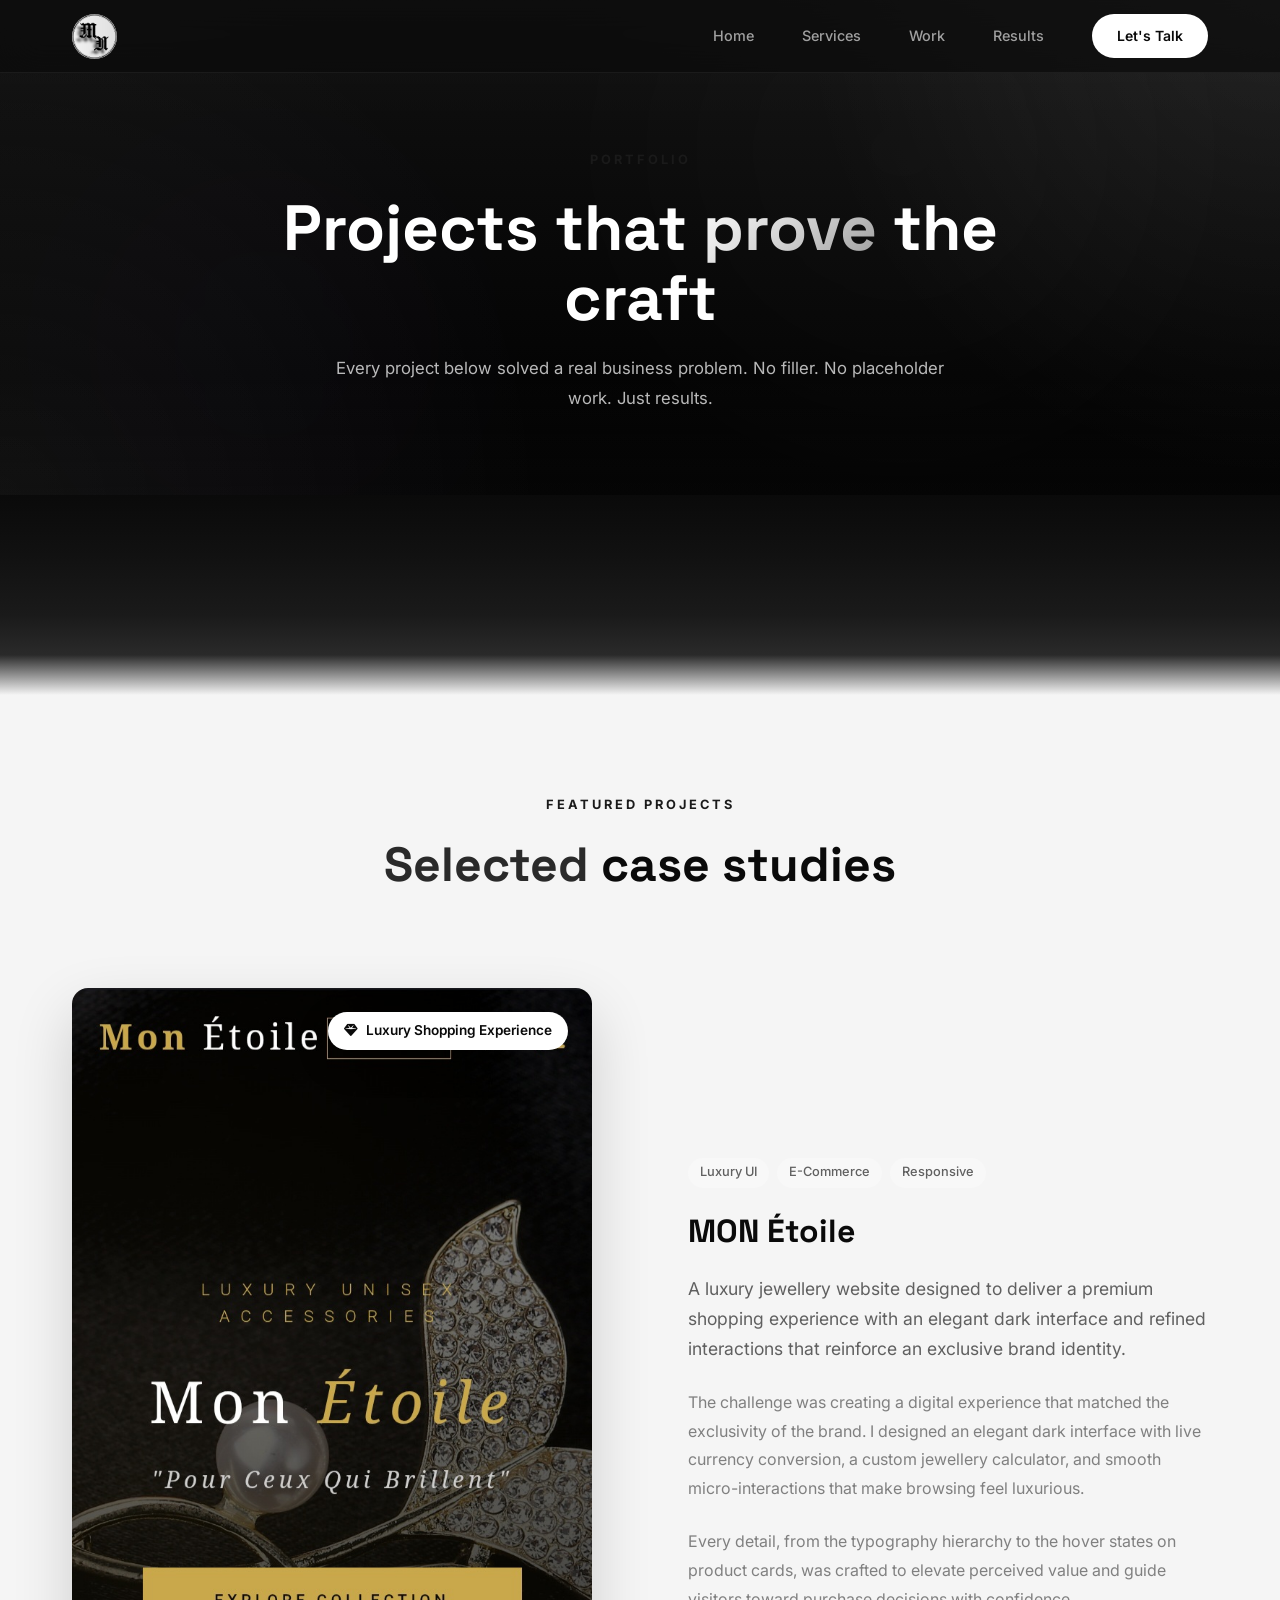
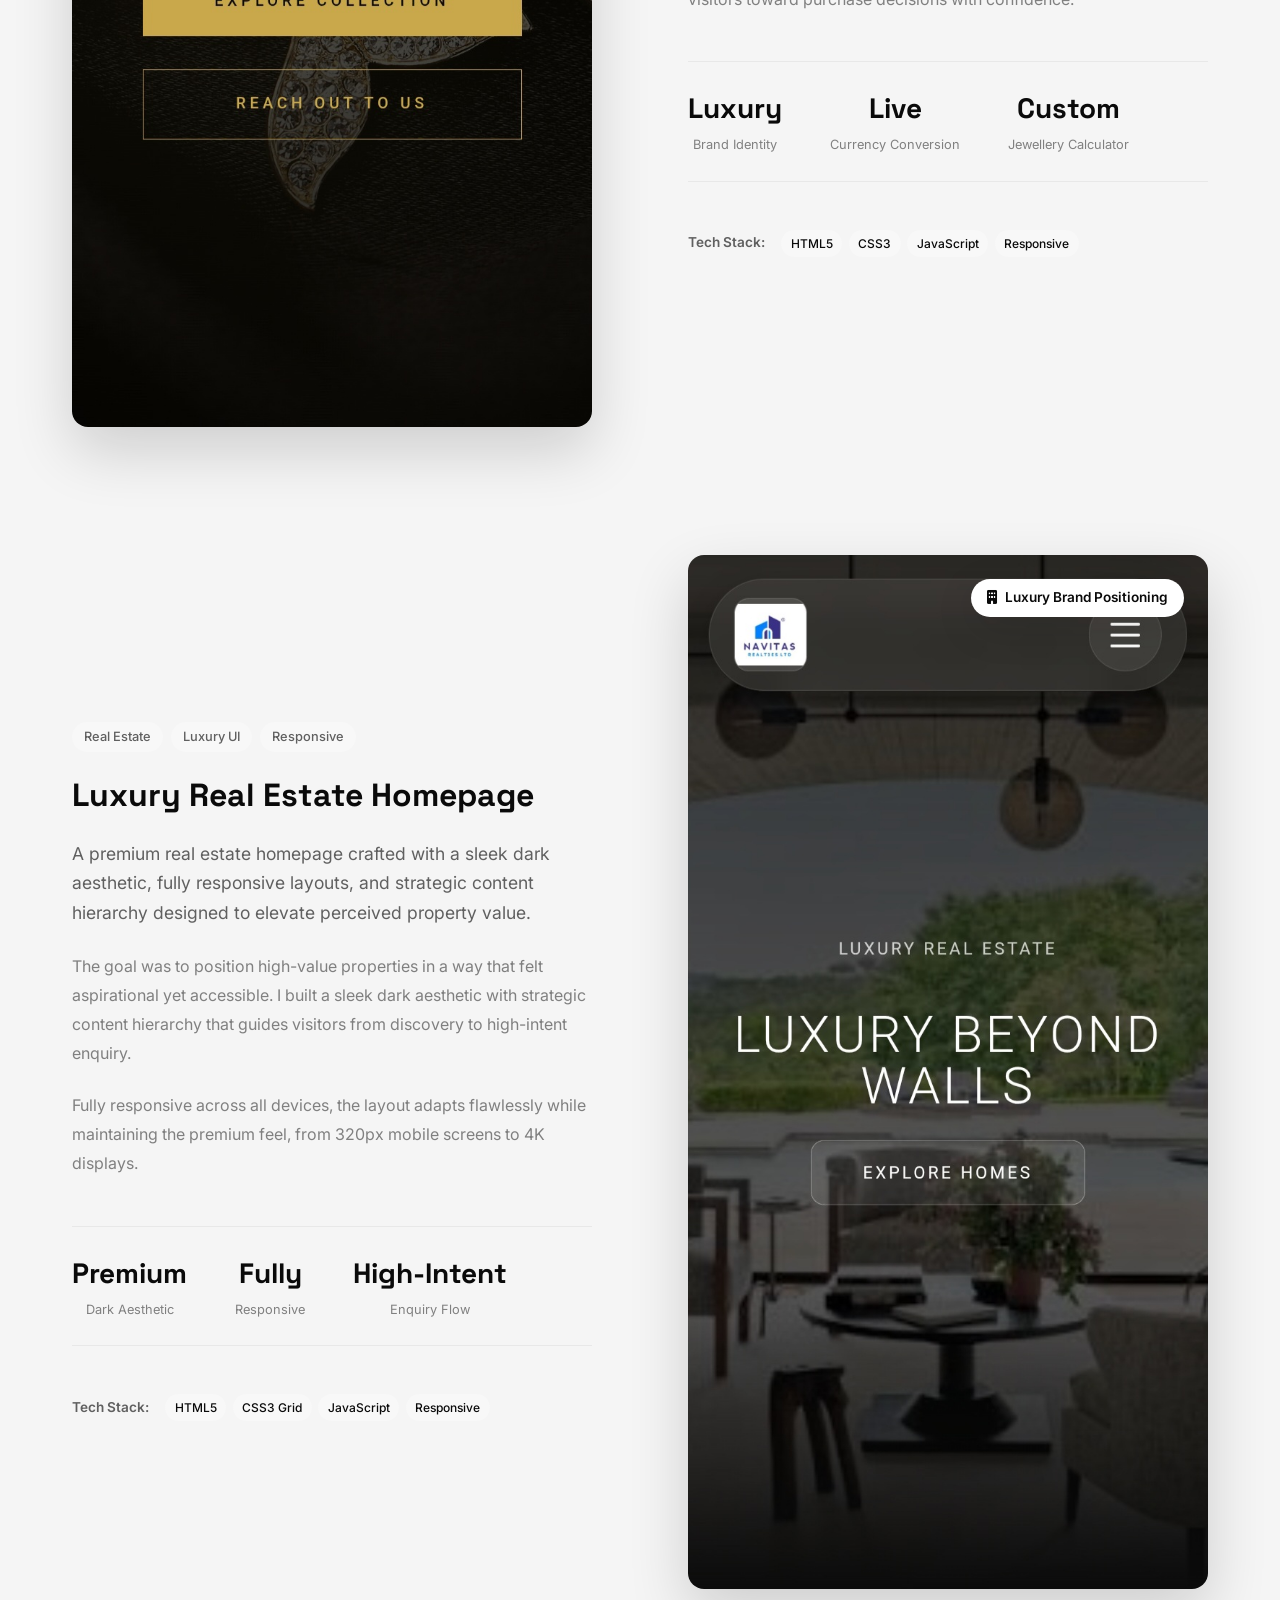
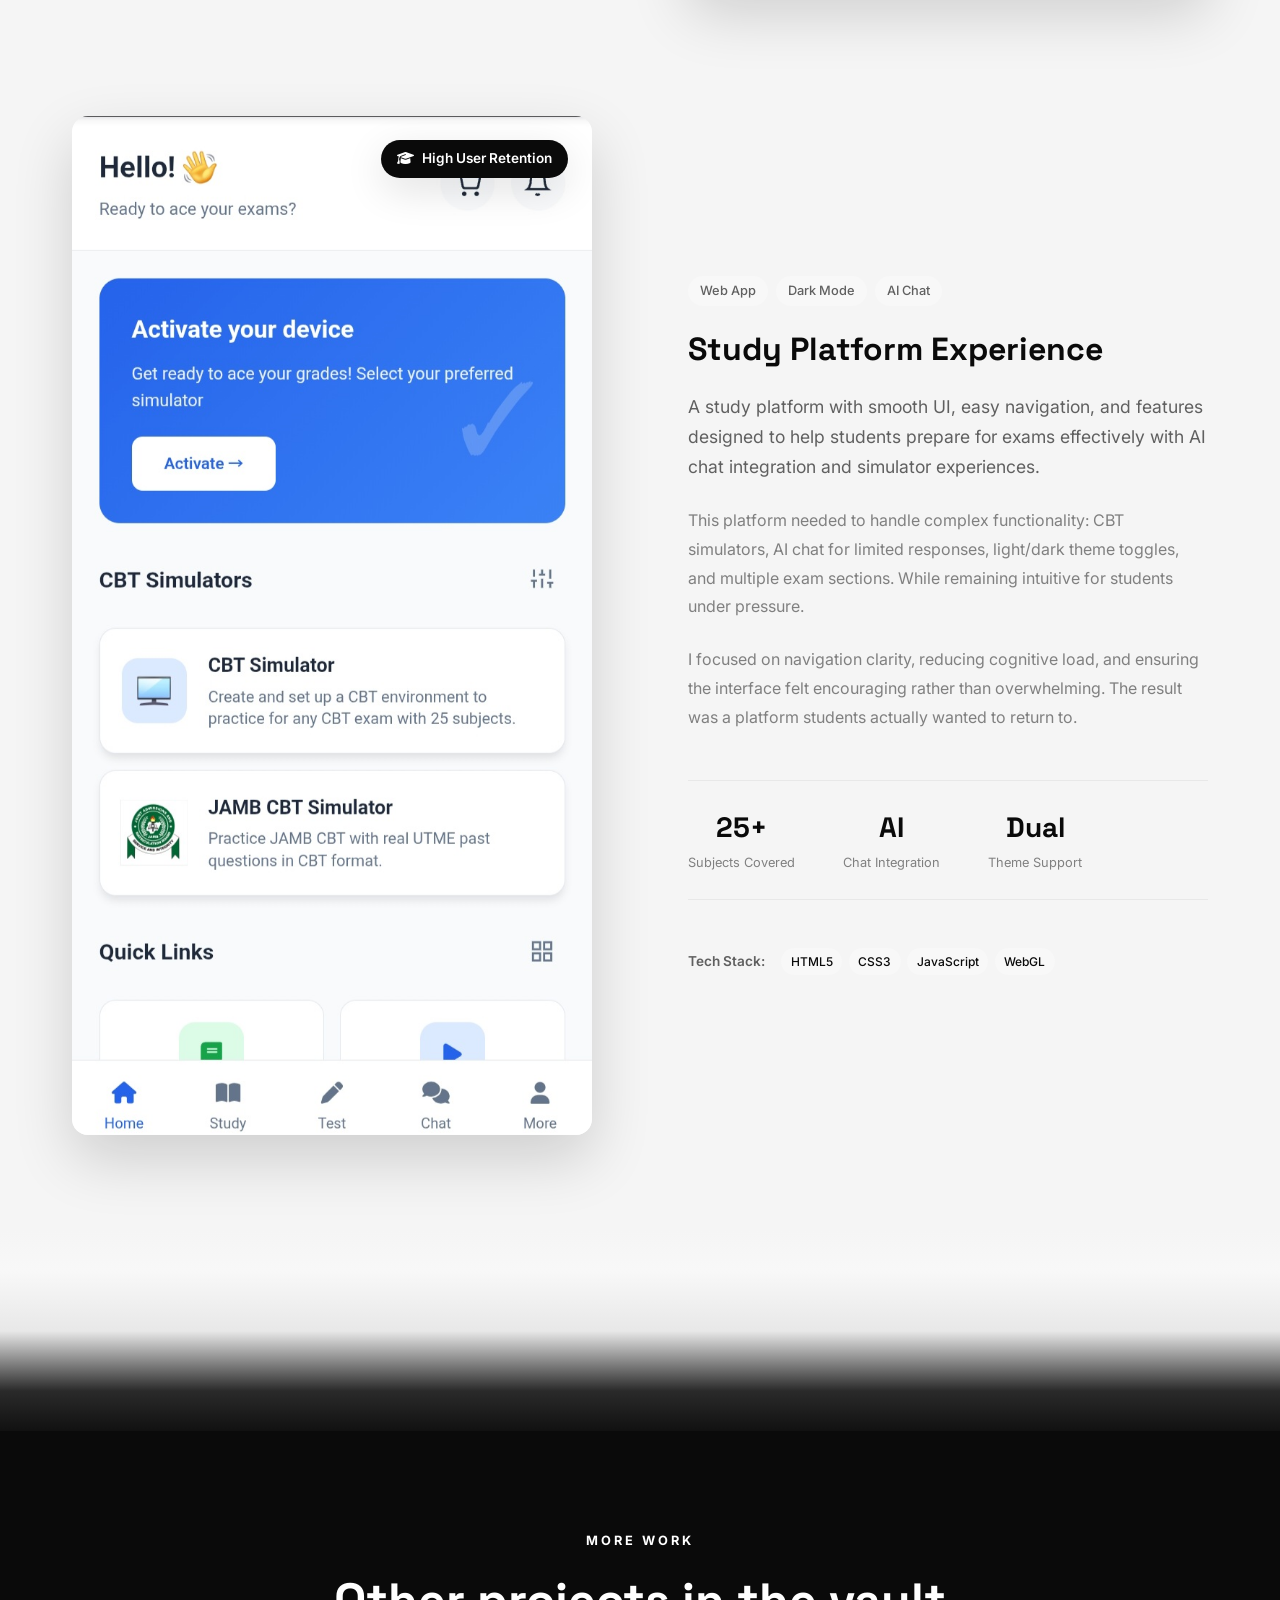
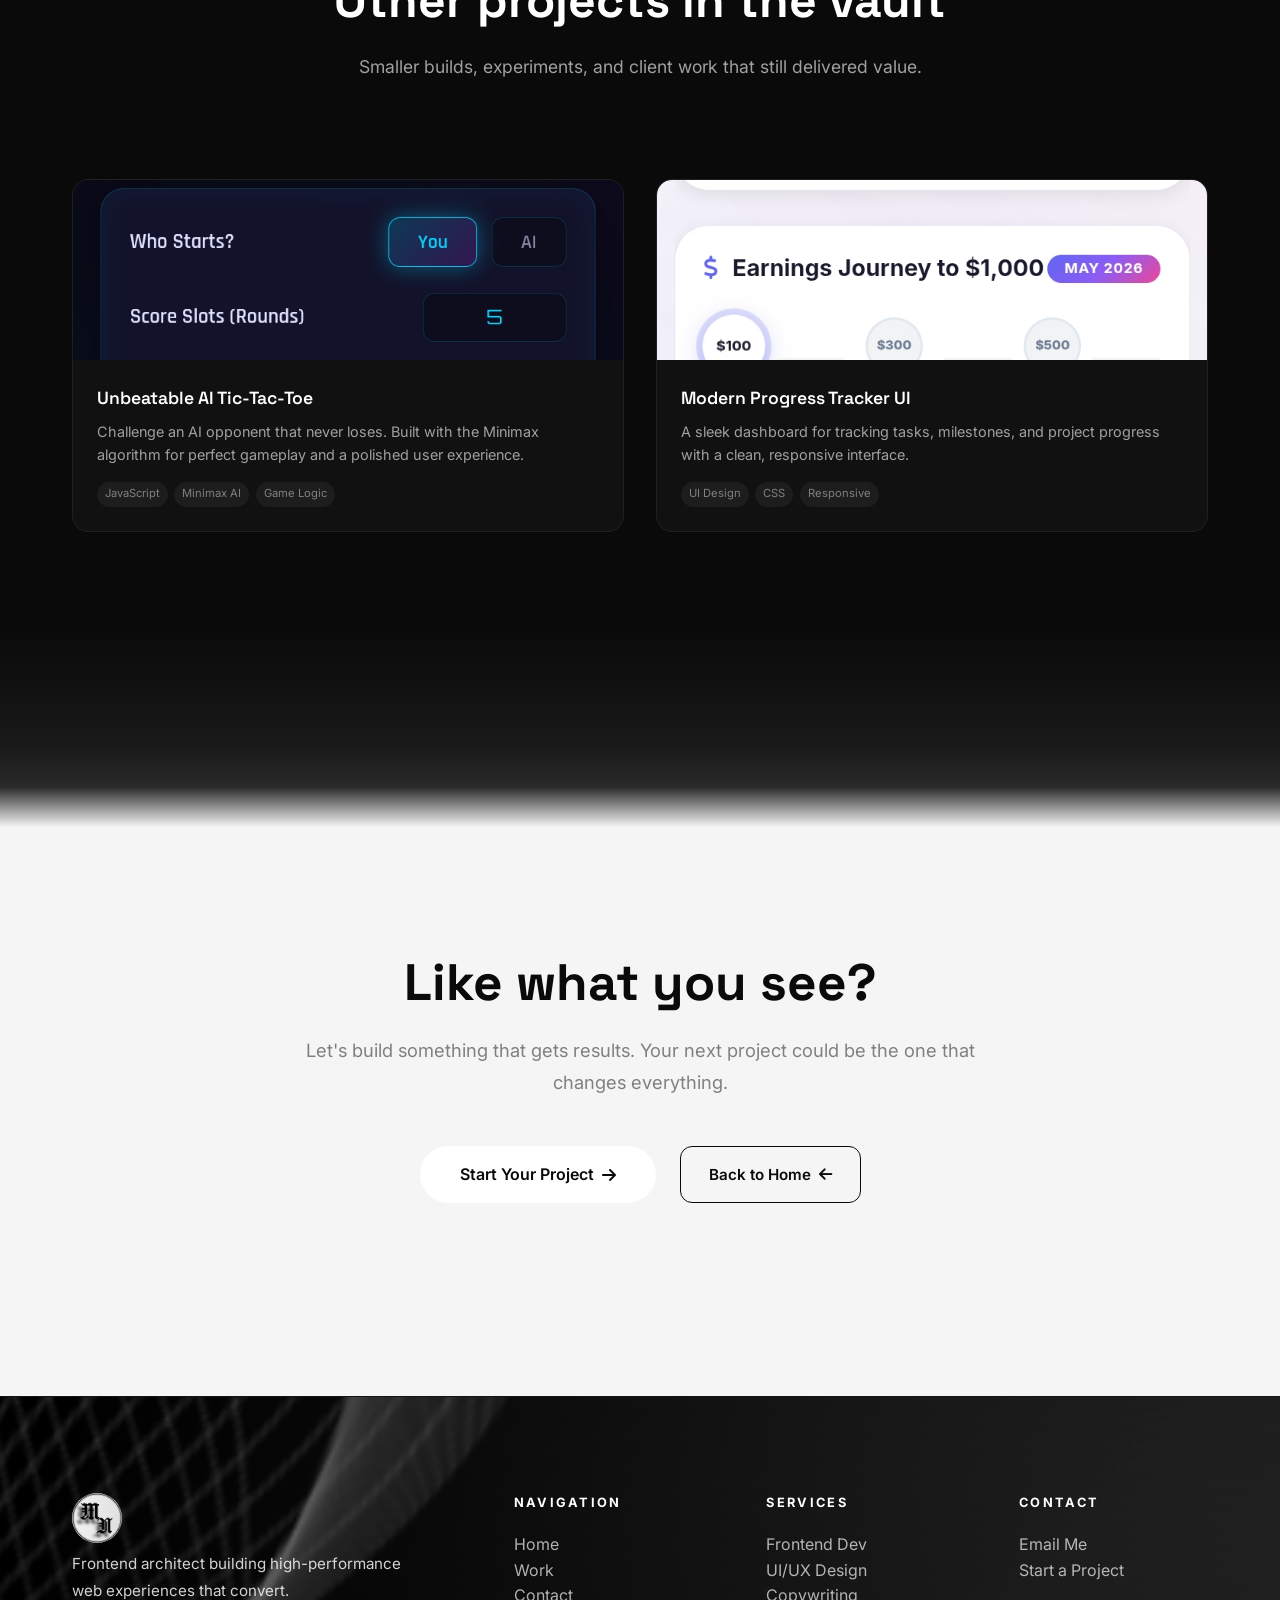
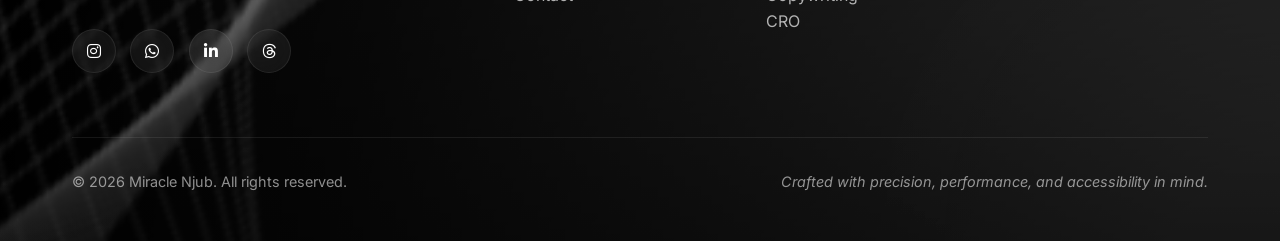
<file: work.html>
<!DOCTYPE html>
<html lang="en">
<head>
  <meta charset="UTF-8">
  <meta name="viewport" content="width=device-width, initial-scale=1.0">
  <title>Work — Miracle Njub | Frontend Architect & Conversion Designer</title>
  <meta name="description" content="Explore projects by Miracle Njub: high-performance landing pages, conversion-focused web apps, and accessible design systems. Real results, real businesses.">
  <meta name="keywords" content="portfolio, web development, frontend developer, case studies, Miracle Njub">
  <meta name="author" content="Miracle Njub">
  <meta name="robots" content="index, follow">
  <meta property="og:title" content="Work — Miracle Njub | Frontend Architect">
  <meta property="og:description" content="Explore projects that moved the needle. Real results, real businesses.">
  <meta property="og:type" content="website">
  <meta property="og:url" content="https://miraclenjub.dev/work.html">
  <meta name="twitter:card" content="summary_large_image">
  <link rel="canonical" href="https://miraclenjub.dev/work.html">
  <link rel="preconnect" href="https://fonts.googleapis.com">
  <link rel="preconnect" href="https://fonts.gstatic.com" crossorigin>
  <link rel="preconnect" href="https://cdnjs.cloudflare.com" crossorigin>
  <link href="https://fonts.googleapis.com/css2?family=Inter:wght@300;400;500;600;700;800;900&family=Space+Grotesk:wght@400;500;600;700&display=swap" rel="stylesheet">
  <link rel="stylesheet" href="https://cdnjs.cloudflare.com/ajax/libs/font-awesome/6.5.1/css/all.min.css">
  <link rel="stylesheet" href="styles.css">
</head>
<body>
  <a href="#main-content" class="skip-link">Skip to main content</a>

    <!-- Navigation -->
  <nav id="navbar" role="navigation" aria-label="Main navigation">
    <div class="nav-container">
<a href="index.html" class="logo" aria-label="Miracle Njub Home">
    <img src="logo.png" alt="Miracle Njub Logo" class="logo-img">
</a>
      <div class="nav-links" id="navLinks">
        <a href="index.html" class="nav-link">Home</a>
        <a href="index.html#services" class="nav-link">Services</a>
        <a href="index.html#work" class="nav-link">Work</a>
        <a href="index.html#testimonials" class="nav-link">Results</a>
        
        <a href="contact.html" class="nav-cta">Let's Talk</a>
      </div>
      <button class="mobile-menu-btn" aria-label="Toggle menu" aria-expanded="false" onclick="toggleMobileMenu()">
        <i class="fas fa-bars" aria-hidden="true"></i>
      </button>
    </div>
  </nav>

  <main id="main-content">
    <!-- =========================
         WORK HERO
    ========================= -->
    <section class="page-hero" aria-label="Work page hero">
      <div class="page-hero-bg" aria-hidden="true">
        <div class="hero-glow page-glow-1"></div>
        <div class="hero-glow page-glow-2"></div>
      </div>
      <div class="container">
        <div class="page-hero-content" data-animate="fade-up">
          <span class="section-label">Portfolio</span>
          <h1>Projects that <span class="text-gradient">prove</span> the craft</h1>
          <p class="page-hero-subtitle">Every project below solved a real business problem. No filler. No placeholder work. Just results.</p>
        </div>
      </div>
    </section>

    <!-- Gradient Transition: Dark to Light -->
    <div class="section-transition transition-dark-to-light"></div>

    <!-- =========================
         FEATURED PROJECTS
    ========================= -->
    <section class="section-light work-detail-section" aria-labelledby="projects-heading">
      <div class="container">
        <div class="section-header" data-animate="fade-up">
          <span class="section-label">Featured Projects</span>
          <h2 id="projects-heading">Selected <span class="text-some">case studies</span></h2>
        </div>

        <!-- Project 1: MON Étoile -->
        <article class="project-detail" data-animate="fade-up">
          <div class="project-visual">
            <div class="project-image-wrap">
              <img src="jewelry.jpg" alt="MON Étoile luxury jewellery ecommerce website with elegant dark interface and live currency conversion" loading="lazy">
              <div class="project-badge project-badge-alt">
                <i class="fas fa-gem" aria-hidden="true"></i>
                <span>Luxury Shopping Experience</span>
              </div>
              <!-- TODO: replace href="#" with the live MON Étoile project link -->
              <a href="https://etoile-six.vercel.app/" class="glass-view-btn" aria-label="View MON Étoile live project">
                <span>View Work</span>
                <i class="fas fa-arrow-up-right-from-square" aria-hidden="true"></i>
              </a>
            </div>
          </div>
          <div class="project-info">
            <div class="project-meta">
              <span class="project-tag">Luxury UI</span>
              <span class="project-tag">E-Commerce</span>
              <span class="project-tag">Responsive</span>
            </div>
            <h3>MON Étoile</h3>
            <p class="project-lead">A luxury jewellery website designed to deliver a premium shopping experience with an elegant dark interface and refined interactions that reinforce an exclusive brand identity.</p>
            <div class="project-body">
              <p>The challenge was creating a digital experience that matched the exclusivity of the brand. I designed an elegant dark interface with live currency conversion, a custom jewellery calculator, and smooth micro-interactions that make browsing feel luxurious.</p>
              <p>Every detail, from the typography hierarchy to the hover states on product cards, was crafted to elevate perceived value and guide visitors toward purchase decisions with confidence.</p>
            </div>
            <div class="project-stats">
              <div class="p-stat">
                <span class="p-stat-value">Luxury</span>
                <span class="p-stat-label">Brand Identity</span>
              </div>
              <div class="p-stat">
                <span class="p-stat-value">Live</span>
                <span class="p-stat-label">Currency Conversion</span>
              </div>
              <div class="p-stat">
                <span class="p-stat-value">Custom</span>
                <span class="p-stat-label">Jewellery Calculator</span>
              </div>
            </div>
            <div class="project-tech">
              <span class="tech-label">Tech Stack:</span>
              <div class="tech-tags">
                <span class="tech-tag">HTML5</span>
                <span class="tech-tag">CSS3</span>
                <span class="tech-tag">JavaScript</span>
                <span class="tech-tag">Responsive</span>
              </div>
            </div>
          </div>
        </article>

        <!-- Project 2: Luxury Real Estate Homepage -->
        <article class="project-detail project-reverse" data-animate="fade-up">
          <div class="project-visual">
            <div class="project-image-wrap">
              <img src="real.jpg" alt="Luxury real estate homepage with modern dark interface and responsive design" loading="lazy">
              <div class="project-badge project-badge-alt">
                <i class="fas fa-building" aria-hidden="true"></i>
                <span>Luxury Brand Positioning</span>
              </div>
              <!-- TODO: replace href="#" with the live Real Estate project link -->
              <a href="https://navitas-pi.vercel.app/" class="glass-view-btn" aria-label="View Luxury Real Estate Homepage live project">
                <span>View Work</span>
                <i class="fas fa-arrow-up-right-from-square" aria-hidden="true"></i>
              </a>
            </div>
          </div>
          <div class="project-info">
            <div class="project-meta">
              <span class="project-tag">Real Estate</span>
              <span class="project-tag">Luxury UI</span>
              <span class="project-tag">Responsive</span>
            </div>
            <h3>Luxury Real Estate Homepage</h3>
            <p class="project-lead">A premium real estate homepage crafted with a sleek dark aesthetic, fully responsive layouts, and strategic content hierarchy designed to elevate perceived property value.</p>
            <div class="project-body">
              <p>The goal was to position high-value properties in a way that felt aspirational yet accessible. I built a sleek dark aesthetic with strategic content hierarchy that guides visitors from discovery to high-intent enquiry.</p>
              <p>Fully responsive across all devices, the layout adapts flawlessly while maintaining the premium feel, from 320px mobile screens to 4K displays.</p>
            </div>
            <div class="project-stats">
              <div class="p-stat">
                <span class="p-stat-value">Premium</span>
                <span class="p-stat-label">Dark Aesthetic</span>
              </div>
              <div class="p-stat">
                <span class="p-stat-value">Fully</span>
                <span class="p-stat-label">Responsive</span>
              </div>
              <div class="p-stat">
                <span class="p-stat-value">High-Intent</span>
                <span class="p-stat-label">Enquiry Flow</span>
              </div>
            </div>
            <div class="project-tech">
              <span class="tech-label">Tech Stack:</span>
              <div class="tech-tags">
                <span class="tech-tag">HTML5</span>
                <span class="tech-tag">CSS3 Grid</span>
                <span class="tech-tag">JavaScript</span>
                <span class="tech-tag">Responsive</span>
              </div>
            </div>
          </div>
        </article>

        <!-- Project 3: Study Platform Experience -->
        <article class="project-detail" data-animate="fade-up">
          <div class="project-visual">
            <div class="project-image-wrap">
              <img src="jamb-2.jpg" alt="Study platform mobile app interface showing clean UI with simulator and chat features" loading="lazy">
              <div class="project-badge">
                <i class="fas fa-graduation-cap" aria-hidden="true"></i>
                <span>High User Retention</span>
              </div>
              <!-- TODO: replace href="#" with the live Study Platform project link -->
 <a href="https://prep-hub-jet.vercel.app/" class="glass-view-btn" aria-label="View Study Platform Experience live project">
                <span>View Work</span>
                <i class="fas fa-arrow-up-right-from-square" aria-hidden="true"></i>
              </a>
            </div>
          </div>
          <div class="project-info">
            <div class="project-meta">
              <span class="project-tag">Web App</span>
              <span class="project-tag">Dark Mode</span>
              <span class="project-tag">AI Chat</span>
            </div>
            <h3>Study Platform Experience</h3>
            <p class="project-lead">A study platform with smooth UI, easy navigation, and features designed to help students prepare for exams effectively with AI chat integration and simulator experiences.</p>
            <div class="project-body">
              <p>This platform needed to handle complex functionality: CBT simulators, AI chat for limited responses, light/dark theme toggles, and multiple exam sections. While remaining intuitive for students under pressure.</p>
              <p>I focused on navigation clarity, reducing cognitive load, and ensuring the interface felt encouraging rather than overwhelming. The result was a platform students actually wanted to return to.</p>
            </div>
            <div class="project-stats">
              <div class="p-stat">
                <span class="p-stat-value">25+</span>
                <span class="p-stat-label">Subjects Covered</span>
              </div>
              <div class="p-stat">
                <span class="p-stat-value">AI</span>
                <span class="p-stat-label">Chat Integration</span>
              </div>
              <div class="p-stat">
                <span class="p-stat-value">Dual</span>
                <span class="p-stat-label">Theme Support</span>
              </div>
            </div>
            <div class="project-tech">
              <span class="tech-label">Tech Stack:</span>
              <div class="tech-tags">
                <span class="tech-tag">HTML5</span>
                <span class="tech-tag">CSS3</span>
                <span class="tech-tag">JavaScript</span>
                <span class="tech-tag">WebGL</span>
              </div>
            </div>
          </div>
        </article>
      </div>
    </section>

    <!-- Gradient Transition: Light to Dark -->
    <div class="section-transition transition-light-to-dark"></div>

    <!-- =========================
         MORE WORK GRID
    ========================= -->
    <section class="section-dark" aria-labelledby="more-work-heading">
      <div class="container">
        <div class="section-header" data-animate="fade-up">
          <span class="section-label">More Work</span>
          <h2 id="more-work-heading">Other <span class="text-blue">projects</span> in the vault</h2>
          <p class="section-subtitle">Smaller builds, experiments, and client work that still delivered value.</p>
        </div>
        <div class="work-grid-mini">
<a href="https://tactoe-jet.vercel.app/" class="work-mini-card" data-animate="fade-up" data-delay="0">
  <div class="work-mini-img">
    <img src="tic.jpg" alt="AI Tic Tac Toe game interface" loading="lazy">
  </div>
  <div class="work-mini-content">
    <h4>Unbeatable AI Tic-Tac-Toe</h4>
    <p>Challenge an AI opponent that never loses. Built with the Minimax algorithm for perfect gameplay and a polished user experience.</p>
    <div class="work-mini-tags">
      <span>JavaScript</span>
      <span>Minimax AI</span>
      <span>Game Logic</span>
    </div>
  </div>
</a>

<a href="https://progress-two-psi.vercel.app/" class="work-mini-card" data-animate="fade-up" data-delay="100">
  <div class="work-mini-img">
    <img src="progress.jpg" alt="Modern progress tracker dashboard UI" loading="lazy">
  </div>
  <div class="work-mini-content">
    <h4>Modern Progress Tracker UI</h4>
    <p>A sleek dashboard for tracking tasks, milestones, and project progress with a clean, responsive interface.</p>
    <div class="work-mini-tags">
      <span>UI Design</span>
      <span>CSS</span>
      <span>Responsive</span>
    </div>
  </div>
</a>
        </div>
      </div>
    </section>

    <!-- Gradient Transition: Dark to Light -->
    <div class="section-transition transition-dark-to-light"></div>

    <!-- =========================
         CTA SECTION
    ========================= -->
    <section class="section-light cta-section-alt" aria-labelledby="work-cta-heading">
      <div class="container">
        <div class="cta-content" data-animate="fade-up">
          <h2 id="work-cta-heading">Like what you <span class="text-some">see</span>?</h2>
          <p class="cta-subtitle">Let's build something that gets results. Your next project could be the one that changes everything.</p>
          <div class="cta-buttons">
            <a href="contact.html" class="btn-primary btn-large">
              <span>Start Your Project</span>
              <i class="fas fa-arrow-right" aria-hidden="true"></i>
            </a>
            <a href="index.html" class="btn-now">
              <span>Back to Home</span>
              <i class="fas fa-arrow-left" aria-hidden="true"></i>
            </a>
          </div>
        </div>
      </div>
    </section>
  </main>

  <!-- =========================
       FOOTER
  ========================= -->
  <footer class="footer">
    <div class="footer-background" aria-hidden="true">
      <img src="work-bg.png" alt="" loading="lazy">
    </div>
    <div class="footer-overlay" aria-hidden="true"></div>
    <div class="footer-noise" aria-hidden="true"></div>
    <div class="container">
      <div class="footer-grid">
        <div class="footer-brand">
<a href="index.html" class="footer-logo" aria-label="Miracle Njub Home">
    <img src="logo.png" alt="Miracle Njub Logo" class="footer-logo-img">
</a>
          <p>Frontend architect building high-performance web experiences that convert.</p>
          <div class="footer-social">
            <a href="https://instagram.com/mirae.frontend" target="_blank" rel="noopener noreferrer" aria-label="Instagram"><i class="fab fa-instagram" aria-hidden="true"></i></a>
            <a href="https://wa.me/2348021233816?text=Hi%20Miracle!%20I%20just%20checked%20out%20your%20portfolio%20and%20I'd%20love%20to%20discuss%20a%20website%20project." target="_blank" rel="noopener noreferrer" aria-label="WhatsApp"><i class="fab fa-whatsapp" aria-hidden="true"></i></a>
            <a href="https://www.linkedin.com/in/njubemere-miracle-miracle-a193003b7" target="_blank" rel="noopener noreferrer" aria-label="LinkedIn"><i class="fab fa-linkedin-in" aria-hidden="true"></i></a>
            <a href="https://www.threads.com/@mirae.frontend" target="_blank" rel="noopener noreferrer" aria-label="Threads"><i class="fab fa-threads" aria-hidden="true"></i></a>
          </div>
        </div>
        <div class="footer-links">
          <h4>Navigation</h4>
          <ul>
            <li><a href="index.html">Home</a></li>
            <li><a href="work.html">Work</a></li>
            <li><a href="contact.html">Contact</a></li>
          </ul>
        </div>
        <div class="footer-links">
          <h4>Services</h4>
          <ul>
            <li><a href="index.html#services">Frontend Dev</a></li>
            <li><a href="index.html#services">UI/UX Design</a></li>
            <li><a href="index.html#services">Copywriting</a></li>
            <li><a href="index.html#services">CRO</a></li>
          </ul>
        </div>
        <div class="footer-links">
          <h4>Contact</h4>
          <ul>
            <li><a href="mailto:okerewanjubemeremiracle@gmail.com">Email Me</a></li>
            <li><a href="contact.html">Start a Project</a></li>
          </ul>
        </div>
      </div>
      <div class="footer-bottom">
        <p>&copy; 2026 Miracle Njub. All rights reserved.</p>
        <p class="footer-craft">Crafted with precision, performance, and accessibility in mind.</p>
      </div>
    </div>
  </footer>

  <script src="scripts.js" defer></script>
</body>
</html>
</file>
<file: styles.css>
/* ============================================================
   MIRACLE NJUB PORTFOLIO - STYLES.CSS
   Consolidated, accessible, performance-optimized
   ============================================================ */

:root {
  --color-black: #0a0a0a;
  --color-black-soft: #111111;
  --color-black-medium: #1a1a1a;
  --color-black-light: #222222;
  --color-white: #ffffff;
  --color-white-soft: #f5f5f5;
  --color-white-medium: #eeeeee;
  --color-gray-100: #f8f8f8;
  --color-gray-200: #e8e8e8;
  --color-gray-300: #d0d0d0;
  --color-gray-400: #a0a0a0;
  --color-gray-500: #808080;
  --color-gray-600: #606060;
  --color-gray-700: #404040;
  --color-gray-800: #2a2a2a;
  --color-gray-900: #1a1a1a;
  --color-ink: #1a1a1a;
  --gradient-text: linear-gradient(135deg, #ffffff, #d4d4d4, #9a9a9a);
  --font-primary: 'Inter', -apple-system, BlinkMacSystemFont, 'Segoe UI', sans-serif;
  --font-display: 'Space Grotesk', -apple-system, BlinkMacSystemFont, 'Segoe UI', sans-serif;
  --space-xs: 0.5rem;
  --space-sm: 1rem;
  --space-md: 1.5rem;
  --space-lg: 2rem;
  --space-xl: 3rem;
  --space-2xl: 4rem;
  --space-3xl: 6rem;
  --space-4xl: 8rem;
  --radius-sm: 8px;
  --radius-md: 12px;
  --radius-lg: 16px;
  --radius-xl: 24px;
  --radius-full: 9999px;
  --shadow-sm: 0 1px 2px rgba(0, 0, 0, 0.05);
  --shadow-md: 0 4px 12px rgba(0, 0, 0, 0.08);
  --shadow-lg: 0 12px 40px rgba(0, 0, 0, 0.12);
  --shadow-xl: 0 24px 60px rgba(0, 0, 0, 0.16);
  --shadow-accent: 0 8px 32px rgba(255, 255, 255, 0.1);
  --shadow-accent-lg: 0 16px 48px rgba(255, 255, 255, 0.16);
  --transition-fast: 0.15s cubic-bezier(0.4, 0, 0.2, 1);
  --transition-base: 0.3s cubic-bezier(0.4, 0, 0.2, 1);
  --transition-slow: 0.5s cubic-bezier(0.4, 0, 0.2, 1);
  --z-dropdown: 100;
  --z-sticky: 200;
  --z-modal: 300;
  --z-menu-overlay: 150;
}

*, *::before, *::after { margin: 0; padding: 0; box-sizing: border-box; }

html {
  scroll-behavior: smooth;
  -webkit-font-smoothing: antialiased;
  -moz-osx-font-smoothing: grayscale;
  text-rendering: optimizeLegibility;
}

body {
  font-family: var(--font-primary);
  font-size: 16px;
  line-height: 1.6;
  color: var(--color-gray-700);
  background: var(--color-black);
  overflow-x: hidden;
}

img { max-width: 100%; height: auto; display: block; }
a { color: inherit; text-decoration: none; }
button { font-family: inherit; cursor: pointer; border: none; background: none; }
ul { list-style: none; }

:focus-visible { outline: 2px solid var(--color-ink); outline-offset: 3px; }
.section-dark :focus-visible,
.hero :focus-visible,
.footer :focus-visible,
.work-section :focus-visible,
.page-hero :focus-visible { outline-color: var(--color-white); }

/* Anchor targets should clear the fixed navbar, whether reached via
   smooth-scroll JS on the same page or a plain #hash link from another page. */
section[id] { scroll-margin-top: 96px; }

.skip-link {
  position: absolute; top: -100%; left: 0;
  background: var(--color-ink); color: var(--color-white);
  padding: var(--space-sm) var(--space-md);
  font-weight: 600; font-size: 0.875rem; z-index: 9999;
  border-radius: 0 0 var(--radius-md) 0;
  transition: top var(--transition-base);
}
.skip-link:focus { top: 0; outline: 2px solid var(--color-white); outline-offset: 2px; }

.container { max-width: 1200px; margin: 0 auto; padding: 0 var(--space-lg); }
@media (max-width: 768px) { .container { padding: 0 var(--space-md); } }

/* ===== NAVIGATION ===== */
#navbar {
  position: fixed; top: 0; left: 0; right: 0; z-index: var(--z-sticky);
  background: rgba(10, 10, 10, 0.7);
  backdrop-filter: blur(20px) saturate(180%);
  -webkit-backdrop-filter: blur(20px) saturate(180%);
  border-bottom: 1px solid rgba(255, 255, 255, 0.06);
  transition: background var(--transition-base), box-shadow var(--transition-base);
}
#navbar.scrolled { background: rgba(10, 10, 10, 0.92); box-shadow: 0 1px 20px rgba(0, 0, 0, 0.3); }

.nav-container { max-width: 1200px; margin: 0 auto; padding: 0 var(--space-lg); height: 72px; display: flex; align-items: center; justify-content: space-between; }

.logo { display: flex; align-items: center; gap: var(--space-sm); font-family: var(--font-display); font-weight: 700; font-size: 1.25rem; color: var(--color-white); }
.logo-mark { width: 40px; height: 40px; background: var(--color-white); border-radius: var(--radius-sm); display: flex; align-items: center; justify-content: center; font-size: 0.875rem; font-weight: 800; color: var(--color-black); }

.nav-links { display: flex; align-items: center; gap: var(--space-xl); }
.nav-link { font-size: 0.9rem; font-weight: 500; color: var(--color-gray-400); transition: color var(--transition-base); position: relative; }
.nav-link::after { content: ''; position: absolute; bottom: -4px; left: 0; width: 0; height: 2px; background: var(--color-white); transition: width var(--transition-base); border-radius: 2px; }
.nav-link:hover, .nav-link.active { color: var(--color-white); }
.nav-link:hover::after, .nav-link.active::after { width: 100%; }

@media (max-width: 768px) {
  .nav-links {
    position: fixed;
    top: 72px;
    right: 0;
    width: min(320px, 85vw);
    height: calc(100vh - 72px);
    overflow-y: auto;

    display: flex;
    flex-direction: column;
    align-items: flex-start;
    gap: 1rem;
    padding: 2rem;

    transform: translateX(100%);
    transition: transform 0.4s ease;
  }

  .nav-links.active {
    transform: translateX(0);
  }
}

.nav-cta { background: var(--color-white); color: var(--color-black); padding: 0.6rem 1.5rem; border-radius: var(--radius-full); font-weight: 600; font-size: 0.875rem; transition: all var(--transition-base); border: 1px solid transparent; }
.nav-cta:hover { background: var(--color-gray-200); transform: translateY(-2px); box-shadow: var(--shadow-accent); }

.mobile-menu-btn { display: none; color: var(--color-white); font-size: 1.25rem; padding: var(--space-xs); background: none; border: none; cursor: pointer; }

@media (max-width: 768px) {
  .nav-links { position: fixed; top: 0; right: 0; bottom: 0; width: min(320px, 85vw); flex-direction: column; align-items: flex-start; background: var(--color-black-soft); padding: calc(72px + var(--space-xl)) var(--space-lg) var(--space-lg); gap: var(--space-md); border-left: 1px solid rgba(255, 255, 255, 0.06); transform: translateX(100%); transition: transform 0.4s cubic-bezier(0.4, 0, 0.2, 1); z-index: var(--z-dropdown); overflow-y: auto; }
  .nav-links.active { transform: translateX(0); }
  .nav-links .nav-link { font-size: 1.1rem; padding: var(--space-sm) 0; width: 100%; }
  .nav-links .nav-cta { margin-top: var(--space-md); text-align: center; width: 100%; }
  .mobile-menu-btn { display: block; z-index: calc(var(--z-dropdown) + 1); position: relative; }
  body.menu-open { overflow: hidden; }
}

.mobile-menu-overlay { position: fixed; inset: 0; background: rgba(0, 0, 0, 0.6); backdrop-filter: blur(4px); z-index: calc(var(--z-dropdown) - 1); opacity: 0; visibility: hidden; transition: opacity 0.3s ease, visibility 0.3s ease; }
body.menu-open .mobile-menu-overlay { opacity: 1; visibility: visible; }

/* ===== TYPOGRAPHY ===== */
.text-gradient { background: var(--gradient-text); -webkit-background-clip: text; -webkit-text-fill-color: transparent; background-clip: text; }
.text-blue { color: var(--color-white); }
.text-some { color: var(--color-black); }
.section-dark .text-some { color: var(--color-white); }

/* ===== BUTTONS ===== */
.btn-primary, .btn-secondary, .btn-ghost { display: inline-flex; align-items: center; justify-content: center; gap: 0.5rem; font-family: var(--font-primary); font-weight: 600; font-size: 0.95rem; padding: 0.875rem 1.75rem; border-radius: var(--radius-full); transition: all var(--transition-base); cursor: pointer; border: none; position: relative; overflow: hidden; }
.btn-primary { background: var(--color-white); color: var(--color-black); box-shadow: var(--shadow-accent); }
.btn-primary:hover { background: var(--color-gray-200); transform: translateY(-2px); box-shadow: var(--shadow-accent-lg); }
.btn-secondary { background: transparent; color: var(--color-white); border: 1.5px solid rgba(255, 255, 255, 0.2); }
.btn-secondary:hover { border-color: var(--color-white); background: rgba(255, 255, 255, 0.08); transform: translateY(-2px); }
.btn-ghost { background: transparent; color: var(--color-gray-600); border: 1.5px solid var(--color-gray-300); }
.btn-ghost:hover { border-color: var(--color-gray-600); color: var(--color-gray-800); transform: translateY(-2px); }
.btn-large { padding: 1rem 2.5rem; font-size: 1rem; }

@keyframes btnRipple { to { transform: scale(2.5); opacity: 0; } }

/* ===== SECTION TRANSITIONS ===== */
.section-transition { height: 200px; width: 100%; position: relative; }
.transition-dark-to-light { background: linear-gradient(180deg, var(--color-black) 0%, var(--color-black-soft) 30%, var(--color-gray-900) 60%, var(--color-gray-800) 80%, var(--color-white-soft) 100%); }
.transition-light-to-dark { background: linear-gradient(180deg, var(--color-white-soft) 0%, var(--color-gray-100) 20%, var(--color-gray-200) 50%, var(--color-gray-800) 80%, var(--color-black-soft) 100%); }

/* ===== SECTION BACKGROUNDS ===== */
.section-dark { background: var(--color-black); color: var(--color-white); }
.section-light { background: var(--color-white-soft); color: var(--color-gray-800); }

/* ===== SECTION HEADERS ===== */
.section-header { text-align: center; max-width: 640px; margin: 0 auto var(--space-3xl); padding-top: var(--space-3xl); }
.section-label { display: inline-block; font-size: 0.8rem; font-weight: 700; text-transform: uppercase; letter-spacing: 3px; color: var(--color-ink); margin-bottom: var(--space-md); }
.section-dark .section-label { color: var(--color-white); }
.section-header h2 { font-family: var(--font-display); font-size: clamp(2rem, 4vw, 3rem); font-weight: 700; line-height: 1.1; margin-bottom: var(--space-md); color: inherit; }
.section-subtitle { font-size: 1.1rem; color: var(--color-gray-500); line-height: 1.7; }
.section-dark .section-subtitle { color: var(--color-gray-400); }

/* ===== HERO SECTION ===== */
.hero { position: relative; min-height: 100vh; display: flex; align-items: center; overflow: hidden; background: #000; }
.hero-background { position: absolute; inset: 0; z-index: 0; }
.hero-background img { width: 100%; height: 100%; object-fit: cover; object-position: center; transform: scale(1); animation: heroZoom 30s ease-in-out infinite alternate; will-change: transform; }
.hero-overlay { position: absolute; inset: 0; background: linear-gradient(90deg, rgba(0,0,0,0.88) 0%, rgba(0,0,0,0.74) 38%, rgba(0,0,0,0.55) 65%, rgba(0,0,0,0.80) 100%); }
.hero-gradient { position: absolute; inset: -10%; background: radial-gradient(circle at 25% 45%, rgba(255,255,255,0.12), transparent 55%); transition: transform 0.25s linear; will-change: transform; pointer-events: none; }
.hero-container { width: min(1180px, 92%); margin: auto; position: relative; z-index: 2; }
.hero-content { max-width: 680px; }

.hero-badge { display: inline-flex; align-items: center; gap: 0.75rem; padding: 0.7rem 1.2rem; border-radius: 100px; border: 1px solid rgba(255,255,255,0.12); background: rgba(255,255,255,0.04); backdrop-filter: blur(14px); margin-bottom: 2rem; color: #ddd; font-size: 0.88rem; letter-spacing: 0.04em; }
.badge-dot { width: 8px; height: 8px; border-radius: 50%; background: #fff; animation: pulse 2s infinite; }
@keyframes pulse { 0%, 100% { opacity: 1; } 50% { opacity: 0.5; } }

.hero-title { font-family: var(--font-display); font-size: clamp(3.5rem, 7vw, 6rem); line-height: 0.95; letter-spacing: -3px; color: white; margin-bottom: 1.5rem; }
.hero-title span { display: block; background: linear-gradient(90deg, #ffffff, #d0d0d0); -webkit-background-clip: text; color: transparent; }
.hero-description { max-width: 620px; color: #b8b8b8; font-size: 1.15rem; line-height: 1.9; margin-bottom: 3rem; }
.hero-actions { display: flex; gap: 1rem; flex-wrap: wrap; margin-bottom: 2rem; }

/* FIX: allow the trust line to wrap instead of overflowing on
   narrow screens if a second badge / longer copy is added later. */
.hero-trust { display: flex; align-items: center; gap: 0.8rem; row-gap: 0.4rem; flex-wrap: wrap; color: #999; margin-bottom: 3rem; font-size: 0.92rem; }

.hero-stats { display: grid; grid-template-columns: repeat(3, minmax(90px, 1fr)); gap: 0.8rem; width: 100%; max-width: 620px; }
.stat-card { position: relative; padding: 1rem 0.8rem; min-height: 110px; display: flex; flex-direction: column; justify-content: center; border-radius: 20px; background: rgba(255,255,255,0.045); border: 1px solid rgba(255,255,255,0.08); overflow: hidden; backdrop-filter: blur(16px); transition: transform 0.35s ease, border-color 0.35s ease, background 0.35s ease, box-shadow 0.35s ease; }
.stat-card:hover { transform: translateY(-6px); background: rgba(255,255,255,0.06); border-color: rgba(255,255,255,0.18); box-shadow: 0 18px 45px rgba(0,0,0,0.25); }
.stat-card::before { content: ""; position: absolute; left: 0; top: 12px; bottom: 12px; width: 5px; border-radius: 0 8px 8px 0; }
.performance::before { background: #ffffff; }
.conversion::before { background: #8b5cf6; }
.projects::before { background: #3b82f6; }
.stat-number { font-family: var(--font-display); font-size: clamp(1.5rem, 4vw, 2.35rem); font-weight: 700; line-height: 1; color: #fff; margin-bottom: 0.5rem; }
.stat-label { font-size: clamp(0.7rem, 2vw, 0.82rem); color: rgba(255,255,255,0.65); line-height: 1.4; max-width: 90px; }

.scroll-indicator { display: flex; flex-direction: column; align-items: center; justify-content: center; gap: 1rem; width: fit-content; margin-top: 2.75rem; text-decoration: none; transition: 0.35s ease; }
.scroll-text { color: rgba(255,255,255,0.55); font-size: 0.68rem; font-weight: 600; letter-spacing: 0.45em; text-transform: uppercase; transition: 0.35s ease; }
.scroll-line { position: relative; width: 1px; height: 54px; background: rgba(255,255,255,0.16); overflow: hidden; transition: 0.35s ease; }
.scroll-dot { position: absolute; left: 50%; top: -8px; width: 6px; height: 6px; border-radius: 50%; background: #fff; transform: translateX(-50%); animation: scrollDot 2.8s cubic-bezier(0.76, 0, 0.24, 1) infinite; }
.scroll-indicator:hover .scroll-text { color: #fff; letter-spacing: 0.55em; }
.scroll-indicator:hover .scroll-line { height: 64px; background: rgba(255,255,255,0.35); }
@keyframes scrollDot { 0% { top: -8px; opacity: 0; } 15% { opacity: 1; } 85% { opacity: 1; } 100% { top: 54px; opacity: 0; } }
@keyframes heroZoom { from { transform: scale(1); } to { transform: scale(1.08); } }

@media (max-width: 900px) {
  .hero { padding-top: 120px; text-align: center; }
  .hero-content { margin: auto; }
  .hero-actions { justify-content: center; }
  .hero-trust { justify-content: center; }
  .hero-title { font-size: clamp(3rem, 12vw, 4.5rem); letter-spacing: -2px; }
  .hero-description { font-size: 1.05rem; }
  .hero-overlay { background: linear-gradient(180deg, rgba(0,0,0,0.85), rgba(0,0,0,0.65), rgba(0,0,0,0.90)); }
  .scroll-indicator { margin-inline: auto; }
}
@media (max-width: 768px) { .hero-stats { grid-template-columns: repeat(3, 1fr); } }

/* ===== ABOUT SECTION ===== */
.about-section { position: relative; overflow: hidden; isolation: isolate; padding: var(--space-4xl) 0; }
.about-bg { position: absolute; inset: 0; pointer-events: none; z-index: 0; }
.about-glow { position: absolute; border-radius: 50%; filter: blur(120px); opacity: 0.2; }
.about-glow-1 { width: 500px; height: 500px; background: rgba(255,255,255,0.08); top: 20%; left: -10%; }
.about-glow-2 { width: 400px; height: 400px; background: rgba(139, 92, 246, 0.1); bottom: 10%; right: -5%; }

.about-grid { display: grid; grid-template-columns: 0.9fr 1.1fr; gap: var(--space-3xl); align-items: center; position: relative; z-index: 1; }
.about-visual { position: relative; }
.about-image-wrap { position: relative; display: inline-block; }
.about-image-placeholder { width: 320px; height: 400px; background: linear-gradient(135deg, var(--color-gray-800), var(--color-black-light)); border-radius: var(--radius-xl); display: flex; align-items: center; justify-content: center; border: 1px solid rgba(255,255,255,0.08); box-shadow: var(--shadow-xl); overflow: hidden; }
.about-initials { font-family: var(--font-display); font-size: 5rem; font-weight: 700; color: rgba(255,255,255,0.15); user-select: none; }
.about-experience-badge { position: absolute; bottom: -20px; right: -30px; background: var(--color-white); color: var(--color-black); padding: var(--space-md) var(--space-lg); border-radius: var(--radius-lg); box-shadow: var(--shadow-lg); text-align: center; min-width: 140px; }
.about-exp-number { display: block; font-family: var(--font-display); font-size: 2.5rem; font-weight: 700; line-height: 1; }
.about-exp-text { font-size: 0.8rem; font-weight: 500; color: var(--color-gray-600); line-height: 1.3; }

.about-content .section-label { color: var(--color-white); margin-bottom: var(--space-md); }
.about-content h2 { font-family: var(--font-display); font-size: clamp(2rem, 4vw, 3rem); font-weight: 700; line-height: 1.1; color: var(--color-white); margin-bottom: var(--space-lg); }
.about-body { margin-bottom: var(--space-xl); }
.about-body p { color: var(--color-gray-400); line-height: 1.8; margin-bottom: var(--space-md); font-size: 1.05rem; }
.about-body p strong { color: var(--color-white); font-weight: 600; }

.about-skills h3 { font-family: var(--font-display); font-size: 1.25rem; font-weight: 700; color: var(--color-white); margin-bottom: var(--space-md); }
.skills-grid { display: grid; grid-template-columns: repeat(2, 1fr); gap: var(--space-sm); margin-bottom: var(--space-xl); }
.skill-item { display: flex; align-items: center; gap: var(--space-sm); padding: var(--space-sm); background: rgba(255,255,255,0.04); border: 1px solid rgba(255,255,255,0.06); border-radius: var(--radius-md); transition: all var(--transition-base); }
.skill-item:hover { background: rgba(255,255,255,0.08); border-color: rgba(255,255,255,0.12); transform: translateX(4px); }
.skill-icon { width: 36px; height: 36px; border-radius: var(--radius-sm); background: rgba(255,255,255,0.08); display: flex; align-items: center; justify-content: center; color: var(--color-white); font-size: 0.9rem; flex-shrink: 0; }
.skill-item span { color: var(--color-gray-300); font-size: 0.9rem; font-weight: 500; }
.about-cta { display: flex; gap: var(--space-md); flex-wrap: wrap; }

@media (max-width: 968px) {
  .about-grid { grid-template-columns: 1fr; gap: var(--space-2xl); }
  .about-visual { display: flex; justify-content: center; }
  .about-image-placeholder { width: 260px; height: 320px; }
  .about-initials { font-size: 4rem; }
  .about-experience-badge { right: -10px; bottom: -15px; padding: var(--space-sm) var(--space-md); min-width: 120px; }
  .about-exp-number { font-size: 2rem; }
}
@media (max-width: 480px) {
  .skills-grid { grid-template-columns: 1fr; }
  .about-cta { flex-direction: column; }
  .about-cta .btn-primary, .about-cta .btn-secondary { width: 100%; justify-content: center; }
}

/* ===== SERVICES ===== */
.services-grid { display: grid; grid-template-columns: repeat(2, minmax(0, 1fr)); gap: 1.5rem; max-width: 1100px; margin: 0 auto; padding-bottom: var(--space-3xl); }
@media (max-width: 768px) { .services-grid { grid-template-columns: 1fr; } }

.service-card-3d { perspective: 1000px; cursor: pointer; }
.service-card-inner {
  --card-lift: 0px;
  background: var(--color-white); border: 1px solid var(--color-gray-200); border-radius: var(--radius-lg); padding: var(--space-xl);
  transform: translateY(var(--card-lift, 0px));
  transition: transform var(--transition-base), box-shadow var(--transition-base), border-color var(--transition-base);
  transform-style: preserve-3d; position: relative; overflow: hidden;
}
.service-card-inner::before { content: ''; position: absolute; top: 0; left: 0; right: 0; height: 0; background: linear-gradient(180deg, rgba(0,0,0,0.04), transparent); transition: height var(--transition-base); }
.service-card-3d:hover .service-card-inner, .service-card-3d:focus .service-card-inner { --card-lift: -8px; box-shadow: var(--shadow-xl), 0 20px 60px rgba(0,0,0,0.1); border-color: rgba(0,0,0,0.15); }
.service-card-3d:hover .service-card-inner::before { height: 100%; }

.service-icon-wrap { width: 56px; height: 56px; background: var(--color-gray-100); border-radius: var(--radius-md); display: flex; align-items: center; justify-content: center; font-size: 1.25rem; color: var(--color-black); margin-bottom: var(--space-md); transition: all var(--transition-base); }
.service-card-3d:hover .service-icon-wrap { background: var(--color-black); color: var(--color-white); transform: scale(1.1) rotate(-5deg); }
.service-card-inner h3 { font-family: var(--font-display); font-size: 1.25rem; font-weight: 700; color: var(--color-black); margin-bottom: var(--space-sm); }
.service-card-inner p { color: var(--color-gray-500); font-size: 0.95rem; line-height: 1.7; margin-bottom: var(--space-md); }
.service-meta { display: flex; flex-wrap: wrap; gap: 0.4rem; }
.meta-tag { background: var(--color-gray-100); padding: 0.25rem 0.6rem; border-radius: var(--radius-full); font-size: 0.75rem; color: var(--color-gray-600); font-weight: 500; }

/* ===== WORK SECTION ===== */
.work-section { position: relative; overflow: hidden; isolation: isolate; background: #000; }
.work-background { position: absolute; inset: 0; z-index: 0; }
.work-background img { width: 100%; height: 100%; object-fit: cover; transform: scale(1.08); animation: workZoom 22s ease-in-out infinite alternate; }
.work-gradient { position: absolute; inset: 0; background: linear-gradient(180deg, rgba(0,0,0,0.80), rgba(0,0,0,0.74), rgba(0,0,0,0.90)); }
.work-noise { position: absolute; inset: 0; background: radial-gradient(circle at top left, rgba(255,255,255,0.04), transparent 40%), radial-gradient(circle at bottom right, rgba(255,255,255,0.03), transparent 45%); mix-blend-mode: soft-light; }
@keyframes workZoom { from { transform: scale(1.08); } to { transform: scale(1.15); } }

.work-grid, .work-cta-bottom { position: relative; z-index: 2; }
.work-grid { display: grid; grid-template-columns: repeat(3, 1fr); gap: 2rem; max-width: 1300px; margin-inline: auto; }
@media (max-width: 992px) { .work-grid { grid-template-columns: repeat(2, 1fr); } }
@media (max-width: 768px) { .work-grid { grid-template-columns: 1fr; } }

.work-card-3d { perspective: 1000px; cursor: pointer; }
.work-card-inner {
  --card-lift: 0px;
  background: var(--color-black-soft); border: 1px solid rgba(255,255,255,0.06); border-radius: var(--radius-lg); overflow: hidden;
  transform: translateY(var(--card-lift, 0px));
  transition: transform var(--transition-base), box-shadow var(--transition-base), border-color var(--transition-base);
  transform-style: preserve-3d; backdrop-filter: blur(18px); -webkit-backdrop-filter: blur(18px);
}
.work-card-3d:hover .work-card-inner, .work-card-3d:focus .work-card-inner { --card-lift: -10px; box-shadow: 0 30px 60px rgba(0,0,0,0.5), 0 0 40px rgba(255,255,255,0.06); border-color: rgba(255,255,255,0.18); }

.work-image { position: relative; height: 260px; overflow: hidden; }
.work-image img { width: 100%; height: 100%; object-fit: cover; transition: transform var(--transition-slow); }
.work-card-3d:hover .work-image img { transform: scale(1.08); }

.work-content { padding: var(--space-lg); }
.work-tags { display: flex; gap: 0.5rem; margin-bottom: var(--space-sm); flex-wrap: wrap; }
.work-tag { background: rgba(255,255,255,0.05); padding: 0.3rem 0.75rem; border-radius: var(--radius-full); font-size: 0.75rem; color: var(--color-gray-400); border: 1px solid rgba(255,255,255,0.06); }
.work-content h3 { font-family: var(--font-display); font-size: 1.35rem; font-weight: 700; color: var(--color-white); margin-bottom: var(--space-sm); }
.work-content > p { color: var(--color-gray-400); font-size: 0.95rem; line-height: 1.7; margin-bottom: var(--space-md); }

/* FIX: this row broke on mobile before (same overflow bug as
   .project-stats below) — wrap it so it can never happen again. */
.work-metrics { display: flex; flex-wrap: wrap; row-gap: 0.5rem; gap: var(--space-lg); padding-top: var(--space-md); border-top: 1px solid rgba(255,255,255,0.06); }
.work-metric { display: flex; align-items: center; gap: 0.5rem; color: var(--color-gray-400); font-size: 0.85rem; }
.work-metric i { color: var(--color-white); }
.work-cta-bottom { text-align: center; padding-bottom: var(--space-3xl); margin-top: 5rem; }

/* ===== TESTIMONIALS ===== */
.testimonials-grid { display: grid; grid-template-columns: repeat(auto-fit, minmax(320px, 1fr)); gap: var(--space-lg); padding-bottom: var(--space-3xl); }
.testimonial-card-3d { perspective: 1000px; }
.testimonial-inner {
  --card-lift: 0px;
  background: var(--color-white); border: 1px solid var(--color-gray-200); border-radius: var(--radius-lg); padding: var(--space-xl); position: relative;
  transform: translateY(var(--card-lift, 0px));
  transition: transform var(--transition-base), box-shadow var(--transition-base), border-color var(--transition-base);
  transform-style: preserve-3d;
}
.testimonial-card-3d:hover .testimonial-inner { --card-lift: -6px; box-shadow: var(--shadow-xl); border-color: rgba(0,0,0,0.12); }
.testimonial-stars { color: var(--color-black); font-size: 0.9rem; margin-bottom: var(--space-md); letter-spacing: 2px; }
.testimonial-quote { font-size: 1.05rem; line-height: 1.8; color: var(--color-gray-700); margin-bottom: var(--space-xl); font-style: italic; }
.testimonial-quote strong { color: var(--color-black); font-weight: 600; font-style: normal; }
.testimonial-author { display: flex; align-items: center; gap: var(--space-md); }
.author-avatar { width: 48px; height: 48px; border-radius: 50%; overflow: hidden; border: 2px solid var(--color-gray-200); }
.author-avatar img { width: 100%; height: 100%; object-fit: cover; }
.author-info h4 { font-size: 1rem; font-weight: 600; color: var(--color-black); }
.author-info p { font-size: 0.85rem; color: var(--color-gray-500); }

/* ===== CTA SECTION ===== */
.cta-section { position: relative; overflow: hidden; padding: var(--space-4xl) 0; }
.cta-bg { position: absolute; inset: 0; pointer-events: none; }
.cta-glow { position: absolute; border-radius: 50%; filter: blur(120px); opacity: 0.25; }
.cta-glow-1 { width: 600px; height: 600px; background: var(--color-gray-600); top: 50%; left: 50%; transform: translate(-50%, -50%); }
.cta-glow-2 { width: 400px; height: 400px; background: var(--color-gray-800); top: 20%; right: 10%; opacity: 0.15; }
.cta-content { position: relative; z-index: 1; text-align: center; max-width: 700px; margin: 0 auto; }
.cta-content h2 { font-family: var(--font-display); font-size: clamp(2rem, 4vw, 3.5rem); font-weight: 700; color: var(--color-white); margin-bottom: var(--space-md); line-height: 1.1; }
.cta-subtitle { font-size: 1.15rem; color: var(--color-gray-400); line-height: 1.7; margin-bottom: var(--space-xl); }
.cta-buttons { display: flex; gap: var(--space-md); justify-content: center; margin-bottom: var(--space-2xl); flex-wrap: wrap; }
.cta-trust { display: flex; gap: var(--space-xl); justify-content: center; flex-wrap: wrap; }
.trust-item { display: flex; align-items: center; gap: 0.5rem; color: var(--color-gray-400); font-size: 0.9rem; }
.trust-item i { color: var(--color-white); }

/* ===== FOOTER ===== */
.footer { position: relative; overflow: hidden; isolation: isolate; padding: var(--space-3xl) 0 var(--space-xl); border-top: 1px solid rgba(255,255,255,0.08); background: #000; }
.footer-background { position: absolute; inset: 0; z-index: 0; }
.footer-background img { width: 100%; height: 100%; object-fit: cover; transform: scale(1.06); animation: footerZoom 24s ease-in-out infinite alternate; }
.footer-overlay { position: absolute; inset: 0; background: linear-gradient(180deg, rgba(0,0,0,0.42), rgba(0,0,0,0.55), rgba(0,0,0,0.72)); }
.footer-noise { position: absolute; inset: 0; background: radial-gradient(circle at top left, rgba(255,255,255,0.05), transparent 45%), radial-gradient(circle at bottom right, rgba(255,255,255,0.04), transparent 45%); mix-blend-mode: soft-light; opacity: 0.8; }
.footer .container { position: relative; z-index: 2; }
.footer-grid { display: grid; grid-template-columns: 2fr 1fr 1fr 1fr; gap: clamp(2rem, 5vw, 5rem); margin-bottom: 4rem; }
.footer-brand p { color: rgba(255,255,255,0.82); font-size: 0.95rem; line-height: 1.8; max-width: 340px; }
.footer-social { display: flex; gap: 0.9rem; margin-top: 1.5rem; flex-wrap: wrap; }
.footer-social a { width: 44px; height: 44px; border-radius: 50%; display: flex; justify-content: center; align-items: center; color: #fff; background: rgba(255,255,255,0.06); border: 1px solid rgba(255,255,255,0.08); backdrop-filter: blur(18px); transition: 0.35s ease; }
.footer-social a:hover { background: #fff; color: #000; transform: translateY(-4px); }
.footer-links h4 { color: #fff; margin-bottom: 1.2rem; letter-spacing: 0.18em; text-transform: uppercase; font-size: 0.8rem; }
.footer-links a { color: rgba(255,255,255,0.68); transition: 0.3s; display: inline-block; }
.footer-links a:hover { color: #fff; padding-left: 6px; }
.footer-bottom { display: flex; justify-content: space-between; align-items: center; gap: 1rem; padding-top: 2rem; border-top: 1px solid rgba(255,255,255,0.08); }
.footer-bottom p { color: rgba(255,255,255,0.55); font-size: 0.9rem; }
.footer-craft { font-style: italic; }
@keyframes footerZoom { from { transform: scale(1.06); } to { transform: scale(1.12); } }
@media (max-width: 900px) { .footer-grid { grid-template-columns: 1fr 1fr; } }
@media (max-width: 650px) { .footer-grid { grid-template-columns: 1fr; } .footer-bottom { flex-direction: column; text-align: center; } }

/* ===== ANIMATIONS ===== */
@keyframes fadeInUp { from { opacity: 0; transform: translateY(30px); } to { opacity: 1; transform: translateY(0); } }

[data-animate="fade-up"] { opacity: 0; transform: translateY(30px); transition: opacity 0.7s cubic-bezier(0.4, 0, 0.2, 1), transform 0.7s cubic-bezier(0.4, 0, 0.2, 1); will-change: opacity, transform; }
[data-animate="fade-up"].visible { opacity: 1; transform: translateY(0); }

/* ===== SCROLLBAR ===== */
::-webkit-scrollbar { width: 8px; }
::-webkit-scrollbar-track { background: var(--color-black); }
::-webkit-scrollbar-thumb { background: var(--color-gray-800); border-radius: 4px; }
::-webkit-scrollbar-thumb:hover { background: var(--color-gray-600); }

/* ===== REDUCED MOTION ===== */
@media (prefers-reduced-motion: reduce) {
  *, *::before, *::after { animation-duration: 0.01ms !important; animation-iteration-count: 1 !important; transition-duration: 0.01ms !important; }
  html { scroll-behavior: auto; }
  [data-animate="fade-up"] { opacity: 1; transform: none; }
}

/* ============================================================
   WORK PAGE STYLES
   ============================================================ */
.page-hero { position: relative; display: flex; align-items: center; justify-content: center; min-height: 55vh; padding: 9rem 0 5rem; overflow: hidden; isolation: isolate; background: radial-gradient(circle at top right, rgba(255,255,255,0.08), transparent 35%), radial-gradient(circle at bottom left, rgba(255,255,255,0.05), transparent 40%), linear-gradient(180deg, #111111 0%, #090909 45%, #000000 100%); }
.page-hero::before { content: ""; position: absolute; inset: 0; background: linear-gradient(180deg, rgba(255,255,255,0.02), transparent 25%, transparent 75%, rgba(255,255,255,0.02)); pointer-events: none; }
.page-hero-bg { position: absolute; inset: 0; pointer-events: none; z-index: 0; }
.hero-glow { position: absolute; border-radius: 50%; filter: blur(100px); opacity: 0.2; }
.page-glow-1 { width: 500px; height: 500px; background: rgba(255,255,255,0.1); top: -20%; right: 10%; }
.page-glow-2 { width: 400px; height: 400px; background: rgba(139, 92, 246, 0.08); bottom: -10%; left: 5%; }
.page-hero-content { position: relative; z-index: 2; max-width: 760px; margin: auto; text-align: center; }
.page-hero-content h1 { font-family: var(--font-display); font-size: clamp(2.7rem, 5vw, 4.5rem); font-weight: 700; line-height: 1.08; color: #fff; margin-bottom: 1.25rem; }
.page-hero-subtitle { max-width: 620px; margin: 0 auto; font-size: 1.05rem; line-height: 1.8; color: rgba(255,255,255,0.72); }

.work-detail-section { padding-bottom: var(--space-3xl); }
.project-detail { display: grid; grid-template-columns: 1fr 1fr; gap: var(--space-3xl); align-items: center; margin-bottom: var(--space-4xl); }
.project-detail:last-child { margin-bottom: 0; }
.project-reverse .project-visual { order: 2; }
.project-reverse .project-info { order: 1; }
.project-image-wrap { position: relative; border-radius: var(--radius-lg); overflow: hidden; box-shadow: var(--shadow-xl); }
.project-image-wrap img { width: 100%; height: auto; display: block; transition: transform var(--transition-slow); }
.project-image-wrap:hover img { transform: scale(1.03); }
.project-badge { position: absolute; top: var(--space-md); right: var(--space-md); background: var(--color-black); color: var(--color-white); padding: 0.5rem 1rem; border-radius: var(--radius-full); font-size: 0.85rem; font-weight: 600; display: flex; align-items: center; gap: 0.5rem; box-shadow: var(--shadow-lg); z-index: 2; }
.project-badge-alt { background: var(--color-white); color: var(--color-black); }
.project-info h3 { font-family: var(--font-display); font-size: 2rem; font-weight: 700; color: var(--color-black); margin-bottom: var(--space-md); line-height: 1.2; }
.project-lead { font-size: 1.1rem; color: var(--color-gray-600); line-height: 1.7; margin-bottom: var(--space-md); }
.project-body p { color: var(--color-gray-500); line-height: 1.8; margin-bottom: var(--space-md); }
.project-body p:last-child { margin-bottom: 0; }
.project-meta { display: flex; gap: 0.5rem; margin-bottom: var(--space-md); flex-wrap: wrap; }
.project-tag { background: var(--color-gray-100); padding: 0.3rem 0.75rem; border-radius: var(--radius-full); font-size: 0.8rem; color: var(--color-gray-600); font-weight: 500; }

/* FIX: this was the row that broke on your phone screenshot —
   3 stats + fixed gaps with no wrap forced the 3rd item off-screen.
   Now it wraps, and on very narrow screens locks to a clean 2-up grid. */
.project-stats { display: flex; flex-wrap: wrap; gap: var(--space-lg) var(--space-xl); margin: var(--space-xl) 0; padding: var(--space-md) 0; border-top: 1px solid var(--color-gray-200); border-bottom: 1px solid var(--color-gray-200); }
.p-stat { text-align: center; }
.p-stat-value { display: block; font-family: var(--font-display); font-size: 1.75rem; font-weight: 700; color: var(--color-black); }
.p-stat-label { font-size: 0.8rem; color: var(--color-gray-500); }

@media (max-width: 480px) {
  .project-stats { gap: var(--space-md) var(--space-lg); }
  .p-stat { flex: 1 1 calc(50% - var(--space-lg)); min-width: 110px; }
}

.project-tech { display: flex; align-items: center; gap: var(--space-sm); flex-wrap: wrap; }
.tech-label { font-size: 0.85rem; font-weight: 600; color: var(--color-gray-600); }
.tech-tags { display: flex; gap: 0.4rem; flex-wrap: wrap; }
.tech-tag { background: var(--color-gray-100); color: var(--color-black); padding: 0.25rem 0.6rem; border-radius: var(--radius-full); font-size: 0.75rem; font-weight: 500; }

@media (max-width: 968px) {
  .project-detail { grid-template-columns: 1fr; gap: var(--space-xl); }
  .project-reverse .project-visual, .project-reverse .project-info { order: unset; }
  .project-info h3 { font-size: 1.75rem; }
}

.work-grid-mini { display: grid; grid-template-columns: repeat(auto-fit, minmax(300px, 1fr)); gap: var(--space-lg); padding-bottom: var(--space-3xl); }
.work-mini-card { background: var(--color-black-soft); border: 1px solid rgba(255,255,255,0.06); border-radius: var(--radius-lg);
display: block;
  text-decoration: none;
  color: inherit; overflow: hidden; transition: transform var(--transition-base), box-shadow var(--transition-base), border-color var(--transition-base); cursor: pointer; }
.work-mini-card:hover { transform: translateY(-6px); box-shadow: 0 20px 40px rgba(0,0,0,0.4); border-color: rgba(255,255,255,0.18); }
.work-mini-img { height: 180px; overflow: hidden; }
.work-mini-img img { width: 100%; height: 100%; object-fit: cover; transition: transform var(--transition-slow); }
.work-mini-card:hover .work-mini-img img { transform: scale(1.05); }
.work-mini-content { padding: var(--space-md); }
.work-mini-content h4 { font-family: var(--font-display); font-size: 1.1rem; font-weight: 600; color: var(--color-white); margin-bottom: 0.5rem; }
.work-mini-content p { color: var(--color-gray-400); font-size: 0.9rem; line-height: 1.6; margin-bottom: var(--space-sm); }
.work-mini-tags { display: flex; gap: 0.4rem; flex-wrap: wrap; }
.work-mini-tags span { background: rgba(255,255,255,0.05); padding: 0.2rem 0.5rem; border-radius: var(--radius-full); font-size: 0.7rem; color: var(--color-gray-500); }

.cta-section-alt { padding: var(--space-4xl) 0; background: var(--color-white-soft); }
.cta-section-alt h2 { color: var(--color-black); }
.cta-section-alt .cta-subtitle { color: var(--color-gray-500); }

/* ============================================================
   GLASSMORPHISM "VIEW WORK" BUTTON
   Sits centered over each project image. Reveals on hover
   (desktop) or on tap (mobile, via the .is-revealed class
   toggled in scripts.js). Drop the real project link into the
   href of each .glass-view-btn in the HTML.
   ============================================================ */
.work-image, .project-image-wrap { position: relative; cursor: pointer; }
.work-image::after, .project-image-wrap::after {
  content: '';
  position: absolute; inset: 0;
  background: rgba(8, 8, 10, 0.5);
  opacity: 0;
  transition: opacity var(--transition-base);
  pointer-events: none;
  z-index: 1;
}
.work-image:hover::after, .work-image.is-revealed::after,
.project-image-wrap:hover::after, .project-image-wrap.is-revealed::after {
  opacity: 1;
}

.glass-view-btn {
  position: absolute;
  top: 50%; left: 50%;
  transform: translate(-50%, -50%) scale(0.85);
  display: inline-flex; align-items: center; gap: 0.6rem;
  padding: 0.9rem 1.85rem;
  background: rgba(255, 255, 255, 0.12);
  border: 1px solid rgba(255, 255, 255, 0.35);
  backdrop-filter: blur(16px) saturate(180%);
  -webkit-backdrop-filter: blur(16px) saturate(180%);
  border-radius: var(--radius-full);
  color: #fff;
  font-family: var(--font-primary);
  font-weight: 600;
  font-size: 0.9rem;
  letter-spacing: 0.02em;
  opacity: 0;
  visibility: hidden;
  pointer-events: none;
  transition: opacity var(--transition-base), transform var(--transition-base), visibility var(--transition-base), background var(--transition-fast), border-color var(--transition-fast);
  z-index: 2;
  box-shadow: 0 8px 32px rgba(0, 0, 0, 0.3);
}
.glass-view-btn i { font-size: 0.8rem; }
.glass-view-btn:hover, .glass-view-btn:focus-visible {
  background: rgba(255, 255, 255, 0.22);
  border-color: rgba(255, 255, 255, 0.6);
}

.work-image:hover .glass-view-btn, .work-image.is-revealed .glass-view-btn,
.project-image-wrap:hover .glass-view-btn, .project-image-wrap.is-revealed .glass-view-btn {
  opacity: 1;
  visibility: visible;
  pointer-events: auto;
  transform: translate(-50%, -50%) scale(1);
}

/* On touch devices there's no hover, so the button only becomes
   interactive once the card has been tapped (is-revealed). */
@media (hover: none) {
  .glass-view-btn { pointer-events: none; }
  .work-image.is-revealed .glass-view-btn,
  .project-image-wrap.is-revealed .glass-view-btn { pointer-events: auto; }
}

/* ============================================================
   CONTACT PAGE STYLES
   ============================================================ */
.contact-section { padding-bottom: var(--space-3xl); }
.contact-info-header h3 { font-family: var(--font-display); font-size: 1.75rem; font-weight: 700; color: var(--color-black); margin-bottom: var(--space-sm); }
.contact-info-header p { color: var(--color-gray-500); line-height: 1.7; margin-bottom: var(--space-xl); }
.contact-methods { display: flex; flex-direction: column; gap: var(--space-md); margin-bottom: var(--space-xl); }
.contact-method-card { display: flex; align-items: center; gap: var(--space-md); padding: var(--space-md); background: var(--color-white); border: 1px solid var(--color-gray-200); border-radius: var(--radius-md); transition: all var(--transition-base); }
.contact-method-card:hover { border-color: var(--color-black); box-shadow: var(--shadow-md); transform: translateX(4px); }
.contact-method-icon { width: 48px; height: 48px; border-radius: var(--radius-md); background: var(--color-gray-100); display: flex; align-items: center; justify-content: center; color: var(--color-black); font-size: 1.1rem; transition: all var(--transition-base); flex-shrink: 0; }
.contact-method-card:hover .contact-method-icon { background: var(--color-black); color: var(--color-white); }
.contact-method-info h4 { font-size: 1rem; font-weight: 600; color: var(--color-black); margin-bottom: 0.15rem; }
.contact-method-info p { font-size: 0.85rem; color: var(--color-gray-500); }
.contact-method-arrow { margin-left: auto; color: var(--color-gray-300); transition: all var(--transition-base); }
.contact-method-card:hover .contact-method-arrow { color: var(--color-black); transform: translateX(4px); }
.contact-guarantee { background: linear-gradient(135deg, rgba(0,0,0,0.04), rgba(0,0,0,0.01)); border: 1px solid rgba(0,0,0,0.08); border-radius: var(--radius-lg); padding: var(--space-md) }
.guarantee-badge { display: flex; gap: var(--space-md); align-items: flex-start; }
.guarantee-badge > i { font-size: 1.5rem; color: var(--color-black); margin-top: 0.25rem; flex-shrink: 0; }
.guarantee-badge h4 { font-size: 1rem; font-weight: 600; color: var(--color-black); margin-bottom: 0.25rem; }
.guarantee-badge p { font-size: 0.85rem; color: var(--color-gray-500); line-height: 1.6; }

/* Contact Form */
.form-card { background: var(--color-white); 
width: 100%; border: 1px solid var(--color-gray-200); border-radius: var(--radius-xl); padding: var(--space-xl); box-shadow: var(--shadow-lg); }
.form-header { margin-bottom: var(--space-xl); }
.form-header h3 { font-family: var(--font-display); font-size: 1.5rem; font-weight: 700; color: var(--color-black); margin-bottom: 0.25rem; }
.form-header p { color: var(--color-gray-500); font-size: 0.95rem; }
.contact-form { display: flex; flex-direction: column; gap: var(--space-md); }
.form-group { display: flex; flex-direction: column; gap: 0.4rem; }
.form-group label { font-size: 0.85rem; font-weight: 600; color: var(--color-gray-700); }
.form-group .required { color: #c53030; }
.form-group input, .form-group textarea, .form-group select { padding: 0.875rem 1rem; background: var(--color-gray-100); border: 1.5px solid var(--color-gray-200); border-radius: var(--radius-md); color: var(--color-black); font-family: inherit; font-size: 0.95rem; transition: all var(--transition-base); width: 100%; }
.form-group input:focus, .form-group textarea:focus, .form-group select:focus { outline: none; border-color: var(--color-black); background: var(--color-white); box-shadow: 0 0 0 3px rgba(0,0,0,0.08); }
.form-group input::placeholder, .form-group textarea::placeholder { color: var(--color-gray-400); }
.form-group textarea { min-height: 120px; resize: vertical; }
.form-group select { cursor: pointer; appearance: none; background-image: url("data:image/svg+xml,%3Csvg xmlns='http://www.w3.org/2000/svg' width='12' height='12' viewBox='0 0 12 12'%3E%3Cpath fill='%23666' d='M6 8L1 3h10z'/%3E%3C/svg%3E"); background-repeat: no-repeat; background-position: right 1rem center; padding-right: 2.5rem; }

.form-checkbox { flex-direction: row !important; align-items: flex-start; gap: 0.75rem !important; }
.checkbox-label { display: flex; align-items: flex-start; gap: 0.75rem; cursor: pointer; }
.checkbox-label input[type="checkbox"] { position: absolute; opacity: 0; width: 0; height: 0; }
.checkmark { width: 20px; height: 20px; border: 2px solid var(--color-gray-300); border-radius: var(--radius-sm); display: flex; align-items: center; justify-content: center; flex-shrink: 0; margin-top: 1px; transition: all var(--transition-base); }
.checkmark::after { content: '\f00c'; font-family: 'Font Awesome 6 Free'; font-weight: 900; font-size: 0.65rem; color: var(--color-white); opacity: 0; transition: opacity var(--transition-fast); }
.checkbox-label input:checked + .checkmark { background: var(--color-black); border-color: var(--color-black); }
.checkbox-label input:checked + .checkmark::after { opacity: 1; }
.checkbox-label input:focus-visible + .checkmark { outline: 2px solid var(--color-black); outline-offset: 2px; }
.checkbox-text { font-size: 0.85rem; color: var(--color-gray-500); line-height: 1.5; font-weight: 400; }

.form-submit-btn { width: 100%; padding: 1rem; background: var(--color-black); color: var(--color-white); border: none; border-radius: var(--radius-md); font-family: inherit; font-weight: 600; font-size: 1rem; cursor: pointer; transition: all var(--transition-base); display: flex; align-items: center; justify-content: center; gap: 0.5rem; position: relative; overflow: hidden; }
.form-submit-btn:hover { background: var(--color-gray-800); transform: translateY(-2px); box-shadow: var(--shadow-lg); }
.form-submit-btn .btn-loading, .form-submit-btn .btn-success { display: none; }
.form-submit-btn.is-loading .btn-text, .form-submit-btn.is-loading .btn-icon { display: none; }
.form-submit-btn.is-loading .btn-loading { display: flex; align-items: center; gap: 0.5rem; }
.form-submit-btn.is-success .btn-text, .form-submit-btn.is-success .btn-icon, .form-submit-btn.is-success .btn-loading { display: none; }
.form-submit-btn.is-success { background: var(--color-gray-700); }
.form-submit-btn.is-success .btn-success { display: flex; align-items: center; gap: 0.5rem; }

@media (max-width: 768px) {
    .contact-form-block {
        margin-top: 2rem;
    }
}

/* Mobile (default) */
@media (max-width:768px){

.contact-grid{
    grid-template-columns:1fr;
}

}

.form-row {
    display: grid;
    grid-template-columns: 1fr;
    gap: var(--space-md);
}

/* Desktop */
@media (min-width: 769px) {
    .contact-grid {
        grid-template-columns: minmax(0, 1fr) minmax(0, 1.2fr);
        gap: var(--space-3xl);
    }

    .form-row {
        grid-template-columns: 1fr 1fr;
    }
}

/* ============================================================
   FAQ SECTION
   ============================================================ */
.faq-grid { display: flex; flex-direction: column; gap: var(--space-md); max-width: 800px; margin: 0 auto; padding-bottom: var(--space-3xl); }
.faq-item { background: var(--color-black-soft); border: 1px solid rgba(255,255,255,0.06); border-radius: var(--radius-lg); overflow: hidden; transition: border-color var(--transition-base); }
.faq-item:hover { border-color: rgba(255,255,255,0.18); }
.faq-question { width: 100%; padding: var(--space-md) var(--space-lg); display: flex; justify-content: space-between; align-items: center; background: none; border: none; color: var(--color-white); font-family: inherit; font-size: 1.05rem; font-weight: 600; text-align: left; cursor: pointer; transition: color var(--transition-base); }
.faq-question:hover { color: var(--color-gray-300); }
.faq-icon { font-size: 0.875rem; color: var(--color-gray-500); transition: transform var(--transition-base); flex-shrink: 0; margin-left: var(--space-sm); }
.faq-question[aria-expanded="true"] .faq-icon { transform: rotate(45deg); color: var(--color-white); }
.faq-answer { max-height: 0; overflow: hidden; transition: max-height var(--transition-slow), padding var(--transition-slow); }
.faq-answer p { padding: 0 var(--space-lg) var(--space-md); color: var(--color-gray-400); line-height: 1.7; font-size: 0.95rem; }
.faq-item.is-open .faq-answer { max-height: 300px; }

/* ============================================================
   THANK YOU MODAL
   ============================================================ */
.modal { position: fixed; inset: 0; z-index: var(--z-modal); display: flex; align-items: center; justify-content: center; opacity: 0; visibility: hidden; transition: opacity var(--transition-base), visibility var(--transition-base); }
.modal.is-open { opacity: 1; visibility: visible; }
.modal-backdrop { position: absolute; inset: 0; background: rgba(0,0,0,0.75); backdrop-filter: blur(8px); }
.modal-content { position: relative; background: var(--color-white); border-radius: var(--radius-xl); padding: var(--space-2xl); max-width: 480px; width: 90%; box-shadow: var(--shadow-xl); transform: scale(0.9) translateY(20px); transition: transform var(--transition-base); }
.modal.is-open .modal-content { transform: scale(1) translateY(0); }
.modal-close { position: absolute; top: var(--space-md); right: var(--space-md); width: 36px; height: 36px; border-radius: 50%; background: var(--color-gray-100); display: flex; align-items: center; justify-content: center; color: var(--color-gray-600); font-size: 1rem; transition: all var(--transition-base); border: none; cursor: pointer; }
.modal-close:hover { background: var(--color-gray-200); color: var(--color-black); }
.modal-body { text-align: center; }
.modal-icon { width: 72px; height: 72px; border-radius: 50%; background: var(--color-black); display: flex; align-items: center; justify-content: center; margin: 0 auto var(--space-lg); font-size: 1.75rem; color: var(--color-white); animation: modalPop 0.5s cubic-bezier(0.34, 1.56, 0.64, 1) 0.2s both; }
@keyframes modalPop { from { transform: scale(0); } to { transform: scale(1); } }
.modal-body h3 { font-family: var(--font-display); font-size: 1.5rem; font-weight: 700; color: var(--color-black); margin-bottom: var(--space-sm); }
.modal-body > p { color: var(--color-gray-500); line-height: 1.7; margin-bottom: var(--space-xl); }
.modal-body > p strong { color: var(--color-black); }
.modal-next { border-top: 1px solid var(--color-gray-200); padding-top: var(--space-lg); }
.modal-next > p { font-size: 0.9rem; color: var(--color-gray-500); margin-bottom: var(--space-md); }
.modal-actions { display: flex; gap: var(--space-sm); justify-content: center; flex-wrap: wrap; }

.about-image {
  width: 100%;
  height: 100%;
  object-fit: cover;
  display: block;
  border-radius: 10%;
}

.btn-now {
  display: inline-flex;
  align-items: center;
  justify-content: center;
  gap: 0.5rem;

  padding: 0.95rem 1.75rem;
  background: transparent;
  color: var(--color-black);

  border: 1.5px solid var(--color-black);
  border-radius: var(--radius-md);

  font-family: inherit;
  font-size: 0.95rem;
  font-weight: 600;
  text-decoration: none;
  cursor: pointer;

  transition: all var(--transition-base);
}

.btn-now:hover {
  background: var(--color-black);
  color: var(--color-white);
  transform: translateY(-2px);
  box-shadow: var(--shadow-md);
}

.btn-now:active {
  transform: translateY(0);
}

.btn-now:focus-visible {
  outline: 2px solid var(--color-black);
  outline-offset: 3px;
}

/* Logo Container */
.logo {
    display: flex;
    align-items: center;
    justify-content: center;
    text-decoration: none;
    flex-shrink: 0;
}

/* Logo Image */
.logo-img {
    width: 45px;
    height: 45px;
    border-radius: 50%;
    display: block;
    object-fit: contain;
    transition: transform var(--transition-base),
                opacity var(--transition-base);
}


.logo:hover .logo-img {
    transform: scale(1.08);
}

.logo:focus-visible {
    outline: 2px solid var(--color-white);
    outline-offset: 4px;
    border-radius: 12px;
}

.footer-logo {
    display: inline-flex;
    align-items: center;
    justify-content: center;
    text-decoration: none;
}

.footer-logo-img {
    width: 50px;
    height: 50px;
    border-radius: 50%;
    object-fit: contain;
    display: block;
    transition: transform var(--transition-base);
}

.footer-logo:hover .footer-logo-img {
    transform: scale(1.08);
}
</file>
